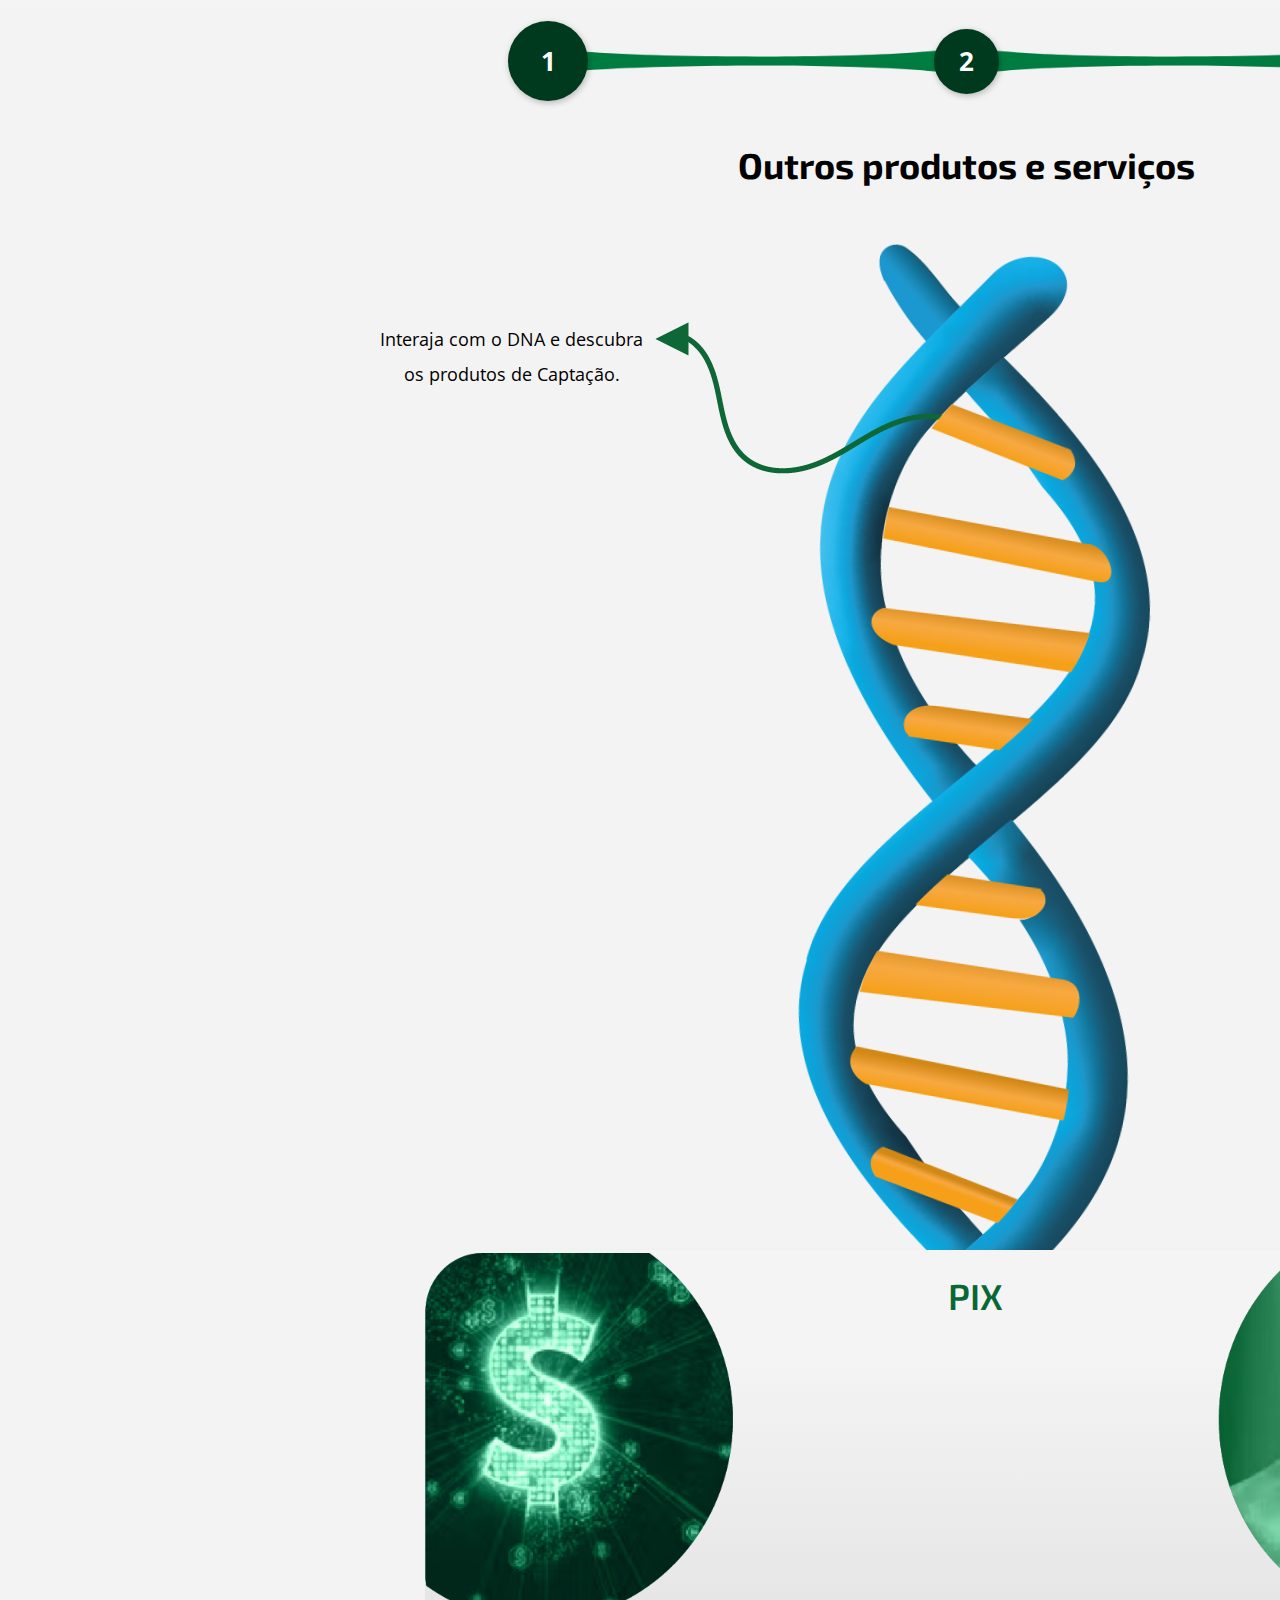
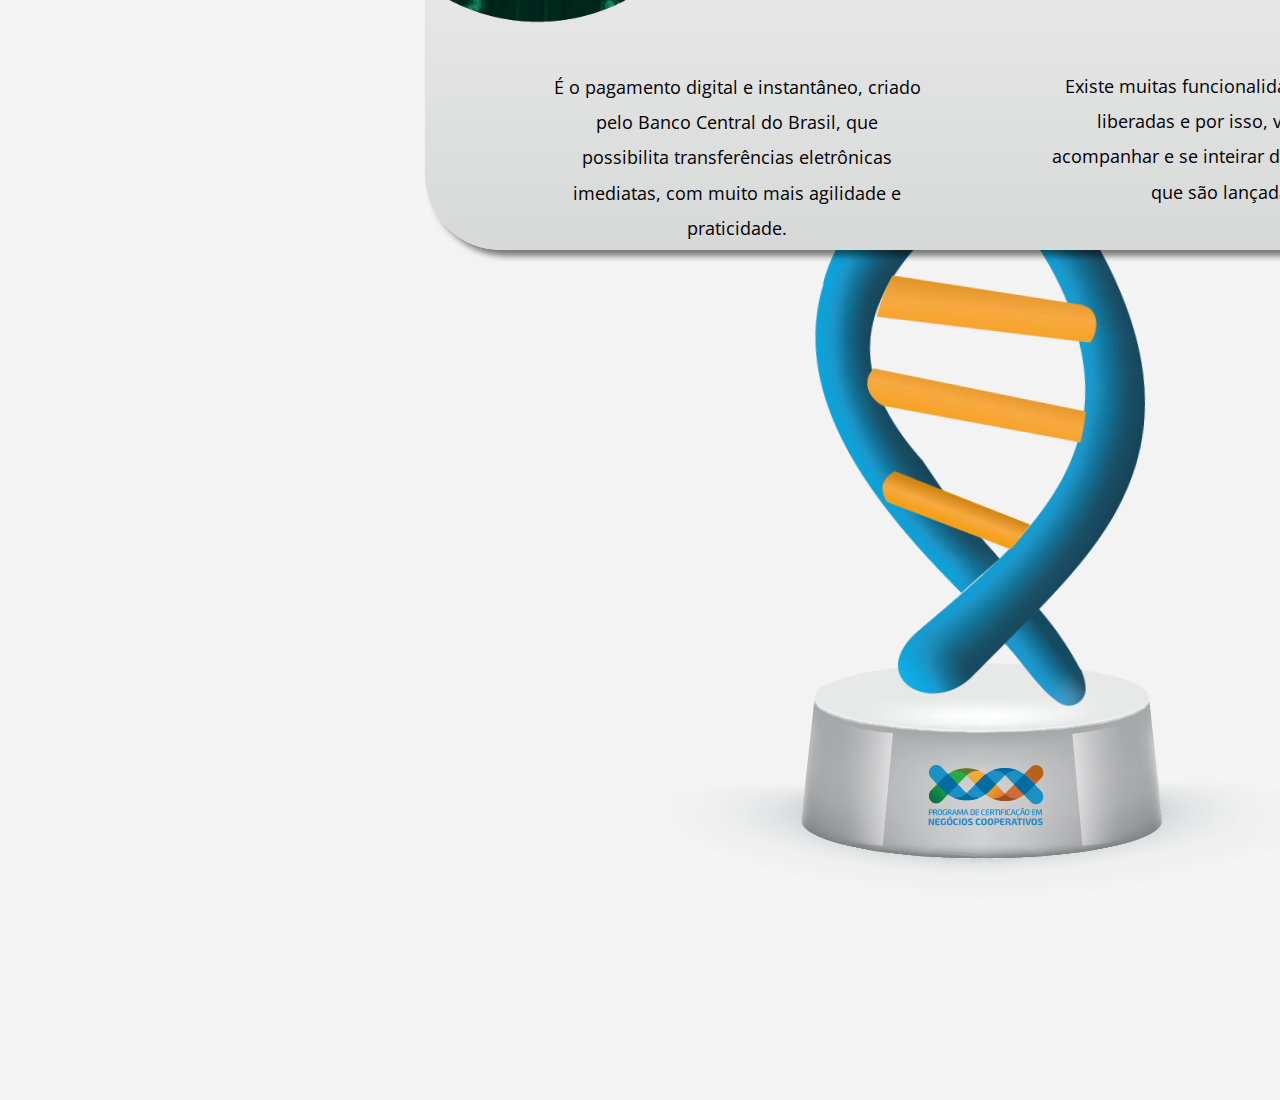
<file: outrosProdutos.html>
<!DOCTYPE html>
<html lang="en">

<head>
    <meta charset="UTF-8">
    <meta http-equiv="X-UA-Compatible" content="IE=edge">
    <meta name="viewport" content="width=device-width, initial-scale=1.0">
    <title>DNA | Outros Produtos e Serviços</title>
    <link rel="stylesheet" href="assets/css/reset.css">
    <link rel="stylesheet" href="assets/css/Outros Produtos e Serviços/normalize.css">
    <link rel="stylesheet" href="assets/css/navBar.css">
    <link rel="stylesheet" href="assets/css/Outros Produtos e Serviços/cabecalho.css">
    <link rel="stylesheet" href="assets/css/Outros Produtos e Serviços/dna.css">
    <link rel="stylesheet" href="assets/css/Outros Produtos e Serviços/dnaCadeias.css">
    <link rel="stylesheet" href="assets/css/Outros Produtos e Serviços/popUp.css">
    <link rel="stylesheet" href="assets/css/Outros Produtos e Serviços/produtos.css">
    <link rel="stylesheet" href="assets/css/Outros Produtos e Serviços/produtoUm.css">
    <link rel="stylesheet" href="assets/css/Outros Produtos e Serviços/produtoDois.css">
    <link rel="stylesheet" href="assets/css/Outros Produtos e Serviços/produtoTres.css">
    <link rel="stylesheet" href="assets/css/Outros Produtos e Serviços/produtoQuatro.css">
    <link rel="stylesheet" href="assets/css/Outros Produtos e Serviços/produtoCinco.css">
    <link rel="stylesheet" href="assets/css/Outros Produtos e Serviços/produtoSeis.css">
    <link rel="stylesheet" href="assets/css/Outros Produtos e Serviços/produtoSete.css">
    <link rel="stylesheet" href="assets/css/Outros Produtos e Serviços/produtoOito.css">
    <link rel="stylesheet" href="assets/css/Outros Produtos e Serviços/produtoNove.css">
    <link rel="stylesheet" href="assets/css/Outros Produtos e Serviços/produtoDez.css">
    <link rel="stylesheet" href="assets/css/Outros Produtos e Serviços/produtoOnze.css">
    <link rel="stylesheet" href="assets/css/Outros Produtos e Serviços/produtoDoze.css">
    <link rel="stylesheet" href="assets/css/Outros Produtos e Serviços/produtoTreze.css">
    <link rel="stylesheet" href="assets/css/Outros Produtos e Serviços/produtoQuatorze.css">
    <link rel="stylesheet" href="assets/css/Outros Produtos e Serviços/produtoQuinze.css">
    <link rel="stylesheet" href="assets/css/Outros Produtos e Serviços/produtoDezesseis.css">
</head>

<body>
    <header class="cabecalho">
        <nav class="navegadorPaginas">
            <ul class="botoes">
                <a href="produtosCredito.html">
                    <li class="botoes__botao botoes__botao--um">1</li>
                </a>
                <a href="produtosCaptacao.html">
                    <li class="botoes__botao botoes__botao--dois">2</li>
                </a>
                <a href="outrosProdutos.html">
                    <li class="botoes__botao botoes__botao--tres">3</li>
                </a>
            </ul>
        </nav>
        <h2 class="interaja">Outros produtos e serviços</h2>
    </header>
    <main class="secaoMain">
        <!-- Estrutura DNA -->
        <div class="dna__interaja">
            <p class="dna__interaja--escrita">Interaja com o DNA e descubra<br>os produtos de Captação.</p>
            <img src="img/setaInteraja.png" alt="Seta indicando interação" class="dna__interaja--seta">
        </div>

        <div class="dna">
            <div class="dna__imagens">
                <img src="img/dna_Produto01.png" alt="" class="dna__imagem--tracos">
                <img src="img/pedestal.png" alt="" class="dna__imagem--base">
            </div>
        </div>
        <!-- Estrutura cadeias DNA (Botoes) -->
        <div class="dna__cadeia">

            <ul class="dna__cadeias dna__cadeias--secaoUm">
                <li class="dna__cadeias--itens dna__cadeias--um"></li>
                <li class="dna__cadeias--itens dna__cadeias--dois"></li>
                <li class="dna__cadeias--itens dna__cadeias--tres"></li>
                <li class="dna__cadeias--itens dna__cadeias--quatro"></li>
            </ul>
            <ul class="dna__cadeias dna__cadeias--secaoDois">
                <li class="dna__cadeias--itens dna__cadeias--cinco"></li>
                <li class="dna__cadeias--itens dna__cadeias--seis"></li>
                <li class="dna__cadeias--itens dna__cadeias--sete"></li>
                <li class="dna__cadeias--itens dna__cadeias--oito"></li>
            </ul>
            <ul class="dna__cadeias dna__cadeias--secaoTres">
                <li class="dna__cadeias--itens dna__cadeias--nove"></li>
                <li class="dna__cadeias--itens dna__cadeias--dez"></li>
                <li class="dna__cadeias--itens dna__cadeias--onze"></li>
                <li class="dna__cadeias--itens dna__cadeias--doze"></li>
            </ul>
            <ul class="dna__cadeias dna__cadeias--secaoQuatro">
                <li class="dna__cadeias--itens dna__cadeias--treze"></li>
                <li class="dna__cadeias--itens dna__cadeias--quatorze"></li>
                <li class="dna__cadeias--itens dna__cadeias--quinze"></li>
                <li class="dna__cadeias--itens dna__cadeias--dezesseis"></li>
            </ul>

        </div>
        <!-- Produto Um -->
        <article class="popUp produtoUm">

            <button class="popUp__fechar">X</button>
            <div class="check check__umProdutoUm"></div>
            <div class="check check__doisProdutoUm"></div>
            <h2 class="popUp__titulo">Ailos Aproxima</h2>
            <div class="popUp__infos--produtoUm">
                <div class="popUp__infos--imagensProdutoUm">
                    <p class="popUp__infos--descricaoUmProdutoUm">Solução criada para apoiar o crescimento de negócios
                        locais e da comunidade. É uma plataforma digital de compra e venda que aproxima os Cooperados
                        empreendedores e toda a comunidade.</p>
                    <p class="popUp__infos--descricaoDoisProdutoUm">Ele pode oferecer um número ilimitado de produtos e
                        serviços, sendo novos ou seminovos, negociando pagamento e entrega diretamente com o consumidor
                        e realizando a venda diretamente pela plataforma, com cartão de crédito ou pix.</p>
                    <img src="img/iconeArrobaDigital.png" alt="Icone de um calendario com dinheiro"
                        class="popUp__infos--imagemProdutosUm popUp__infos--imagemUmProdutosUm">
                </div>

                <div class="popUp__botoes popUp__botoes--produtoUm">
                    <button class="popUp__botao popUp_botao--umProdutoUm"></button>
                    <button class="popUp__botao popUp_botao--doisProdutoUm"></button>
                </div>

                <div class="popUp__botoes--descricaoProdutoUm">
                    <p class="popUp__botao--umDescricaoProdutoUm">O que é</p>
                    <p class="popUp__botao--doisDescricaoProdutoUm">Quais são as vantagens para<br> o Cooperado
                        Empreendedor</p>
                </div>

                <h2 class="popUp__atencao--escritaProdutoUm">Lembre-se que além de ser um serviço, o Ailos Aproxima é
                    também um canal de contato que o Cooperado pode utilizar.</h2>
            </div>

        </article>
        <!-- Produto Dois -->
        <article class="popUp produtoDois">

            <button class="popUp__fechar">X</button>
            <h2 class="popUp__titulo">Cobrança Bancária</h2>
            <div class="popUp__infos--produtoDois">
                <div class="popUp__infos--imagensProdutoDois">
                    <img src="img/iconeNotafiscal.png" alt="Icone de um calendario com dinheiro"
                        class="popUp__infos--imagemProdutosDois popUp__infos--imagemUmProdutosDois">
                    <p class="popUp__infos--descricaoUmProdutoDois">É a emissão dos boletos de cobrança, facilitando o
                        recebimento de valores referentes à prestação de serviços ou venda de mercadorias do Cooperado
                        empreendedor. </p>
                </div>
                <div class="popUp__infos--descricoesProdutoDois">
                    <img src="img/iconeCarteiraDinheiro.png" alt="Icone de uma Cooperativa"
                        class="popUp__infos--imagemProdutosDois popUp__infos--imagemDoisProdutoDois">
                    <p class="popUp__infos--descricaoDoisProdutoDois">A cobrança bancária permite negativação junto ao
                        SERASA, protesto e antecipação de recebíveis, possibilitando a adequada gestão da carteira. A
                        negativação e protesto acontecem somente quando cedente por PJ. </p>
                </div>
            </div>
            <div class="popUp__atencao--produtoDois">
                <h2 class="popUp__atencao--escritaAtencaoProdutoDois">Atenção! O cooperado Pessoa Jurídica pode optar
                    por emitir boletos por meio da conta online ou software próprio (sistema da empresa do cooperado
                    devidamente homologado).</h2>
                <img src="img/iconeAtencao.png" alt="Icone atenção" class="popUp__atencao--imagemProdutoDois">
            </div>

        </article>
        <!-- Produto Tres -->
        <article class="popUp produtoTres">

            <button class="popUp__fechar">X</button>
            <h2 class="popUp__titulo">Débito Automático </h2>
            <div class="check check__um--produtoTres"></div>
            <div class="check check__dois--produtoTres"></div>
            <div class="popUp__infos--produtoTres">
                <p class="popUp__infos--descricaoUmProdutoTres">Serviço contratado pelo Cooperado para liquidação de
                    faturas emitidas por empresas conveniadas, de forma automática, na data do vencimento, mediante
                    saldo disponível em conta corrente. </p>
                <p class="popUp__infos--descricaoDoisProdutoTres">Os pagamentos ocorrem na data de vencimento, não
                    gerando atrasos ao Cooperado e auxiliando na gestão financeira. </p>
                <img src="img/iconeNotafiscalDinheiro.png" alt="Icone de uma loja"
                    class="popUp__infos--imagemProdutoTres">
            </div>
            <div class="popUp__botoes popUp__botoes--produtoTres">
                <button class="popUp__botao popUp_botao--umProdutoTres"></button>
                <button class="popUp__botao popUp_botao--doisProdutoTres"></button>
            </div>

        </article>
        <!-- Produto Quatro -->
        <article class="popUp produtoQuatro">

            <button class="popUp__fechar">X</button>
            <h2 class="popUp__titulo">Débito Direto Autorizado (DDA)</h2>
            <div class="popUp__infos--produtoQuatro">
                <div class="popUp__infos--imagensProdutoQuatro">
                    <p class="popUp__infos--descricaoUmProdutoQuatro">É uma plataforma tecnológica centralizada e
                        integrada que viabiliza a apresentação eletrônica de boletos de pagamento, cadastros no CPF ou
                        CNPJ do Cooperado. </p>
                    <img src="img/imagemMulherComputador.png" alt="Icone de um calendario com dinheiro"
                        class="popUp__infos--imagemProdutosQuatro popUp__infos--imagemUmProdutosQuatro">
                    <p class="popUp__infos--descricaoDoisProdutoQuatro">Caso o cooperado tenha DDA em outra instituição
                        financeira, oriente para que não realize os pagamentos em duplicidade. O pagamento só é
                        realizado mediante aprovação ou agendamento pelo próprio Cooperado. </p>
                </div>
            </div>
            <div class="popUp__atencao--produtoQuatro">
                <h2 class="popUp__atencao--escritaProdutoQuatro">Atenção! Não acontecerá o débito automático na data do
                    vencimento. E, não aparece no DDA os boletos de convênios, como energia, água e telefone. </h2>
                <img src="img/iconeAtencaoV2.png" alt="Icone atenção" class="popUp__atencao--imagemProdutoQuatro">
            </div>

        </article>
        <!-- Produto Cinco -->
        <article class="popUp produtoCinco">

            <button class="popUp__fechar">X</button>
            <h2 class="popUp__titulo">Custódia de Cheques</h2>
            <div class="popUp__infos--produtoCinco">
                <div class="popUp__infos--imagensProdutoCinco">
                    <img src="img/imagemMulherComputador2.png" alt="Icone de um calendario com dinheiro"
                        class="popUp__infos--imagemProdutosCinco popUp__infos--imagemUmProdutosCinco">
                    <p class="popUp__infos--descricaoDoisProdutoCinco">Serviço de guarda de cheques pré-datados, em que
                        a Cooperativa efetua o depósito em conta corrente, conforme a data programada, proporcionando
                        maior segurança e agilidade ao cooperado. </p>
                </div>
            </div>

        </article>
        <!-- Produto Seis -->
        <article class="popUp produtoSeis">

            <button class="popUp__fechar">X</button>
            <h2 class="popUp__titulo">Venda com Cartões</h2>
            <div class="popUp__infos--produtoSeis">
                <div class="popUp__infos--imagensProdutoSeis">
                    <img src="img/iconeCartaoTroca.png" alt="Icone de um calendario com dinheiro"
                        class="popUp__infos--imagemProdutosSeis popUp__infos--imagemUmProdutosSeis">
                    <p class="popUp__infos--descricaoUmProdutoSeis">É um serviço para recebimento de valores oriundos de
                        transações com cartões de débito/crédito, também conhecido como domicílio bancário.</p>
                </div>
                <div class="popUp__infos--descricoesProdutoSeis">
                    <img src="img/iconeMaoApertando.png" alt="Icone de uma Cooperativa"
                        class="popUp__infos--imagemProdutosSeis popUp__infos--imagemDoisProdutoSeis">
                    <p class="popUp__infos--descricaoDoisProdutoSeis">A cooperativa possui parceiros denominados
                        adquirentes, para operacionalização do serviço. </p>
                </div>
            </div>

        </article>
        <!-- Produto Sete -->
        <article class="popUp produtoSete">

            <button class="popUp__fechar">X</button>
            <h2 class="popUp__titulo">Folha de Pagamento</h2>
            <div class="popUp__infos--produtoSete">
                <div class="popUp__infos--imagensProdutoSete">
                    <img src="img/imagemHomemPapelMao.png" alt="Icone de um calendario com dinheiro"
                        class="popUp__infos--imagemProdutosSete popUp__infos--imagemUmProdutosSete">
                    <p class="popUp__infos--descricaoDoisProdutoSete">É um serviço que permite aos cooperados Pessoa
                        Jurídica o pagamento dos colaboradores através da Cooperativa.</p>
                </div>
            </div>

        </article>
        <!-- Produto~Oito -->
        <article class="popUp produtoOito">

            <button class="popUp__fechar">X</button>
            <h2 class="popUp__titulo">Seguros</h2>
            <div class="check check__um--produtoOito"></div>
            <div class="check check__dois--produtoOito"></div>
            <div class="check check__tres--produtoOito"></div>
            <div class="popUp__infos--produtoOito">
                <div class="popUp__infos--imagensProdutoOito">
                    <p class="popUp__infos--descricaoUmProdutoOito">É uma solução onde o Cooperado receberá uma
                        indenização em caso da ocorrência de determinado sinistro, em troca do recebimento de um prêmio
                        de seguro. É uma proteção em caso de imprevistos. </p>
                    <p class="popUp__infos--descricaoDoisProdutoOito">Contamos com uma variedade de modalidades, como
                        vida, residência, automóvel e empresarial, tendo valores compatíveis que são cotados com as
                        principais seguradoras do mercado. </p>
                    <p class="popUp__infos--descricaoTresProdutoOito">No Sistema Ailos, o produto é desenvolvido em
                        conjunto com a Corretora Ailos e, portanto, você pode contar com o auxílio de especialistas para
                        negociações.</p>
                </div>
            </div>
            <div class="popUp__botoes popUp__botoes--produtoOito">
                <button class="popUp__botao popUp_botao--umProdutoOito"></button>
                <button class="popUp__botao popUp_botao--doisProdutoOito"></button>
                <button class="popUp__botao popUp_botao--tresProdutoOito"></button>
            </div>
            
        </article>
        <!-- Produto Nove -->
        <article class="popUp produtoNove">

            <button class="popUp__fechar">X</button>
            <h2 class="popUp__titulo">PIX</h2>

            <div class="popUp__infos--produtoNove">

                <img src="img/imagemDinheiroTech.png" alt="" class="popUp__infos--imagemUmProdutoNove">
                <p class="popUp__infos--descricaoUmProdutoNove">É o pagamento digital e instantâneo, criado pelo
                    Banco Central do Brasil, que possibilita transferências eletrônicas imediatas, com muito mais
                    agilidade e praticidade. </p>

                <img src="img/imagemMaoUsandoCelular.png" alt="" class="popUp__infos--imagemDoisProdutoNove">
                <p class="popUp__infos--descricaoDoisProdutoNove">Existe muitas funcionalidades a serem liberadas e
                    por isso, você deve acompanhar e se inteirar delas, à medida que são lançadas.</p>
                
            </div>

        </article>
        <!-- Produto Dez -->
        <article class="popUp produtoDez">

            <button class="popUp__fechar">X</button>
            <h2 class="popUp__titulo">Previdência Privada</h2>
            <div class="popUp__infos--produtoDez">
                <div class="popUp__infos--imagensProdutoDez">
                    <img src="img/iconeCalendarioDinheiroV2.png" alt="Icone de um calendario com dinheiro"
                        class="popUp__infos--imagemProdutosDez popUp__infos--imagemUmProdutosDez">
                    <p class="popUp__infos--descricaoUmProdutoDez">É um tipo de planejamento financeiro a longo prazo,
                        que acumula juros e pode ser utilizado no futuro como uma aposentadoria privada ou complemento
                        da previdência pública, também conhecida como previdência complementar. </p>
                </div>
                <div class="popUp__infos--descricoesProdutoDez">
                    <img src="img/iconeBlocoNotasDinheiro.png" alt="Icone de uma Cooperativa"
                        class="popUp__infos--imagemProdutosDez popUp__infos--imagemDoisProdutoDez">
                    <p class="popUp__infos--descricaoDoisProdutoDez">É formada de uma reserva a partir de contribuições
                        mensais e/ou eventuais, feitas por um determinado período. </p>
                </div>
            </div>

        </article>
        <!-- Produto Onze -->
        <article class="popUp produtoOnze">

            <button class="popUp__fechar">X</button>
            <h2 class="popUp__titulo">SOA – Serviço de Orientação ao Associado</h2>
            <div class="popUp__infos--produtoOnze">
                <div class="popUp__infos--imagensProdutoOnze">
                    <p class="popUp__infos--descricaoUmProdutoOnze">Serviço de orientação financeira e cooperativista,
                        tanto para o cooperado PF quanto PJ. Deve ser um aliado no atendimento ao Cooperado, orientando
                        sobre
                        as melhores soluções para o contexto dele. </p>
                    <img src="img/iconeTelecomunicacao.png" alt="Icone de um calendario com dinheiro"
                        class="popUp__infos--imagemProdutosOnze popUp__infos--imagemUmProdutosOnze">
                </div>
            </div>

        </article>
        <!-- Produto Doze -->
        <article class="popUp produtoDoze">

            <button class="popUp__fechar">X</button>
            <h2 class="popUp__titulo">Convênios e Parcerias</h2>
            <div class="popUp__infos--produtoDoze">
                <div class="popUp__infos--imagensProdutoDoze">
                    <img src="img/imagemHomemOlhando.png" alt="Icone de um calendario com dinheiro"
                        class="popUp__infos--imagemProdutosDoze popUp__infos--imagemUmProdutosDoze">
                    <p class="popUp__infos--descricaoDoisProdutoDoze">É uma negociação entre a Cooperativa e prestador
                        de serviços que visa trazer um diferencial para o cooperado.</p>
                </div>
            </div>

            <div class="popUp__atencao--produtoDoze">
                <h2 class="popUp__atencao--escritaProdutoDoze">Atenção! Verifique no site da sua cooperativa os
                    convênios disponíveis. </h2>
                <img src="img/iconeAtencaoV2.png" alt="Icone atenção" class="popUp__atencao--imagemProdutoDoze">
            </div>

        </article>
        <!-- Produto Treze -->
        <article class="popUp produtoTreze">

            <button class="popUp__fechar">X</button>
            <h2 class="popUp__titulo">Recebimento de INSS</h2>
            <div class="popUp__infos--produtoTreze">
                <div class="popUp__infos--imagensProdutoTreze">
                    <img src="img/imagemIdosaCelular.png" alt="Icone de um calendario com dinheiro"
                        class="popUp__infos--imagemProdutosTreze popUp__infos--imagemUmProdutosTreze">
                    <p class="popUp__infos--descricaoDoisProdutoTreze">Possibilidade de recebimento do benefício na
                        modalidade crédito em conta (aposentados, dependentes, pensionistas ou segurados do INSS).</p>
                </div>
            </div>

        </article>
        <!-- Produto Quatorze -->
        <article class="popUp produtoQuatorze">

            <button class="popUp__fechar">X</button>
            <h2 class="popUp__titulo">Recebimento de Salário</h2>
            <div class="popUp__infos--produtoQuatorze">
                <div class="popUp__infos--imagensProdutoQuatorze">
                    <img src="img/imagemMaoPessoa.png" alt="Icone de um calendario com dinheiro"
                        class="popUp__infos--imagemProdutosQuatorze popUp__infos--imagemUmProdutosQuatorze">
                    <p class="popUp__infos--descricaoDoisProdutoQuatorze">De acordo com normativa do Banco Central
                        (Resolução nº 4.639), o cooperado tem o direito de optar por receber o crédito do seu salário em
                        qualquer instituição financeira que desejar. </p>
                </div>
            </div>

        </article>
        <!-- Produto Quinze -->
        <article class="popUp produtoQuinze">

            <button class="popUp__fechar">X</button>
            <h2 class="popUp__titulo">Câmbio de Moedas Estrangerias</h2>
            <div class="popUp__infos--produtoQuinze">
                <div class="popUp__infos--imagensProdutoQuinze">
                    <img src="img/imagemMaoPessoa.png" alt="Icone de um calendario com dinheiro"
                        class="popUp__infos--imagemProdutosQuinze popUp__infos--imagemUmProdutosQuinze">
                    <p class="popUp__infos--descricaoDoisProdutoQuinze">Compra e venda de moedas estrangeiras com
                        parceiros, podendo ser disponibilizada em espécie, cartão de viagem e serviços financeiros
                        internacionais. </p>
                </div>
            </div>

        </article>
        <!-- Produto Dezesseis -->
        <article class="popUp produtoDezesseis">

            <button class="popUp__fechar">X</button>
            <h2 class="popUp__titulo">Consórcios</h2>

            <div class="popUp__infos--produtoDezesseis">

                <p class="popUp__infos--descricaoUmProdutoDezesseis">Modalidade de compra baseada na união de Pessoas
                    Físicas ou Jurídicas, em grupos, com a finalidade de formar poupança para a aquisição de bens
                    móveis, imóveis ou serviços. A formação desses grupos é feita por uma Administradora de Consórcios
                    parceira, autorizada e fiscalizada pelo Banco Central do Brasil. </p>
                <img src="img/cadeiaDnaGrande.png" alt="" class="popUp__infos--imagemUmProdutoDezesseis">
                <p class="popUp__infos--descricaoDoisProdutoDezesseis">Existem algumas perguntas bem frequentes que os
                    seus cooperados podem fazer para entender melhor sobre este produto, <strong>clique aqui e
                        veja!</strong> </p>
                <a href=""><img src="img/iconeConversaChat.png" alt=""
                        class="popUp__infos--imagemDoisProdutoDezesseis"></a>
                <p class="popUp__infos--descricaoTresProdutoDezesseis">Para que você esteja mais preparado(a) ainda,
                    quero compartilhar um manual, lembre-se de guardá-lo com você,<strong> clique aqui e baixe.</strong>
                </p>
                <a href=""><img src="img/iconeLivrocomEngrenagem.png" alt=""
                        class="popUp__infos--imagemTresProdutoDezesseis"></a>

            </div>

        </article>
    </main>
    <footer class="barraNav__geral">
        <a href="produtosCredito.html"><button class="nav__anterior"></button></a>
        <a href="#"><button class="nav__seguinte" style="opacity: 0.5; cursor: default;" ></button></a>
    </footer>
</body>

</html>
</file>
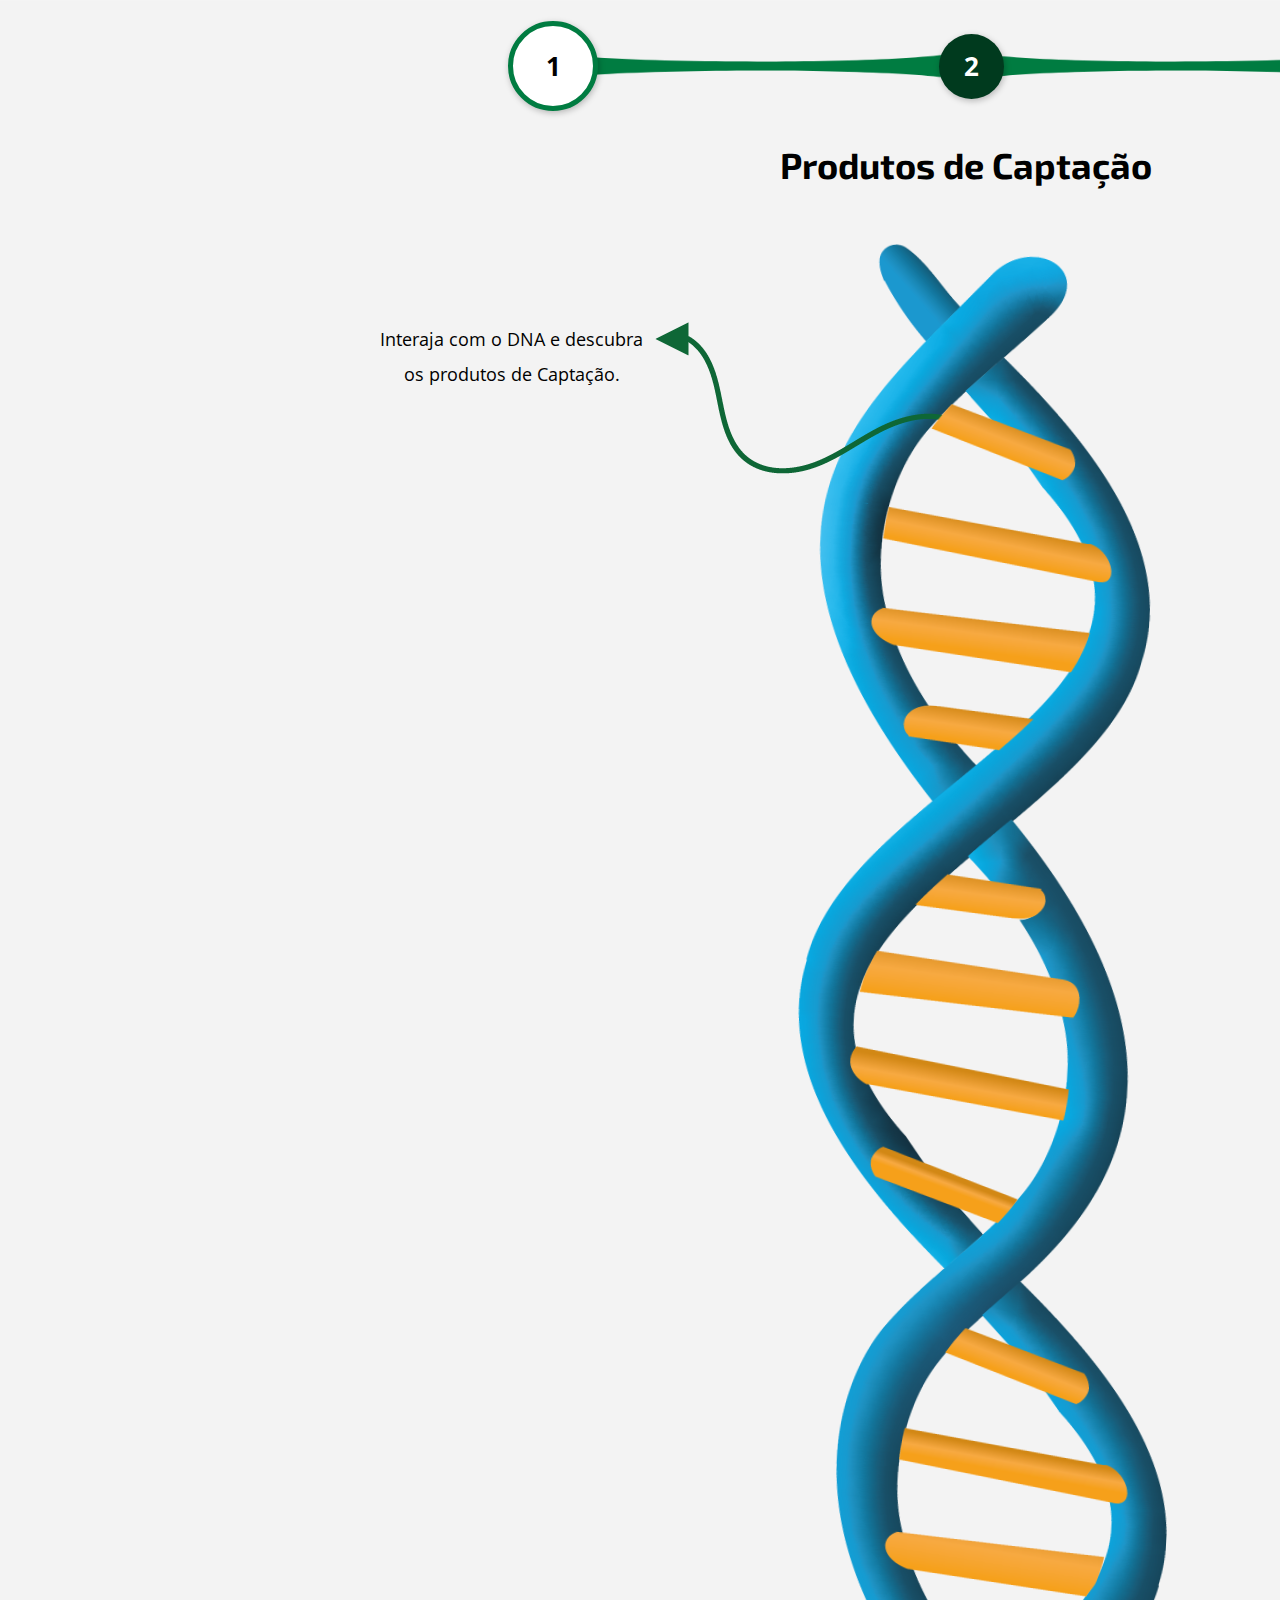
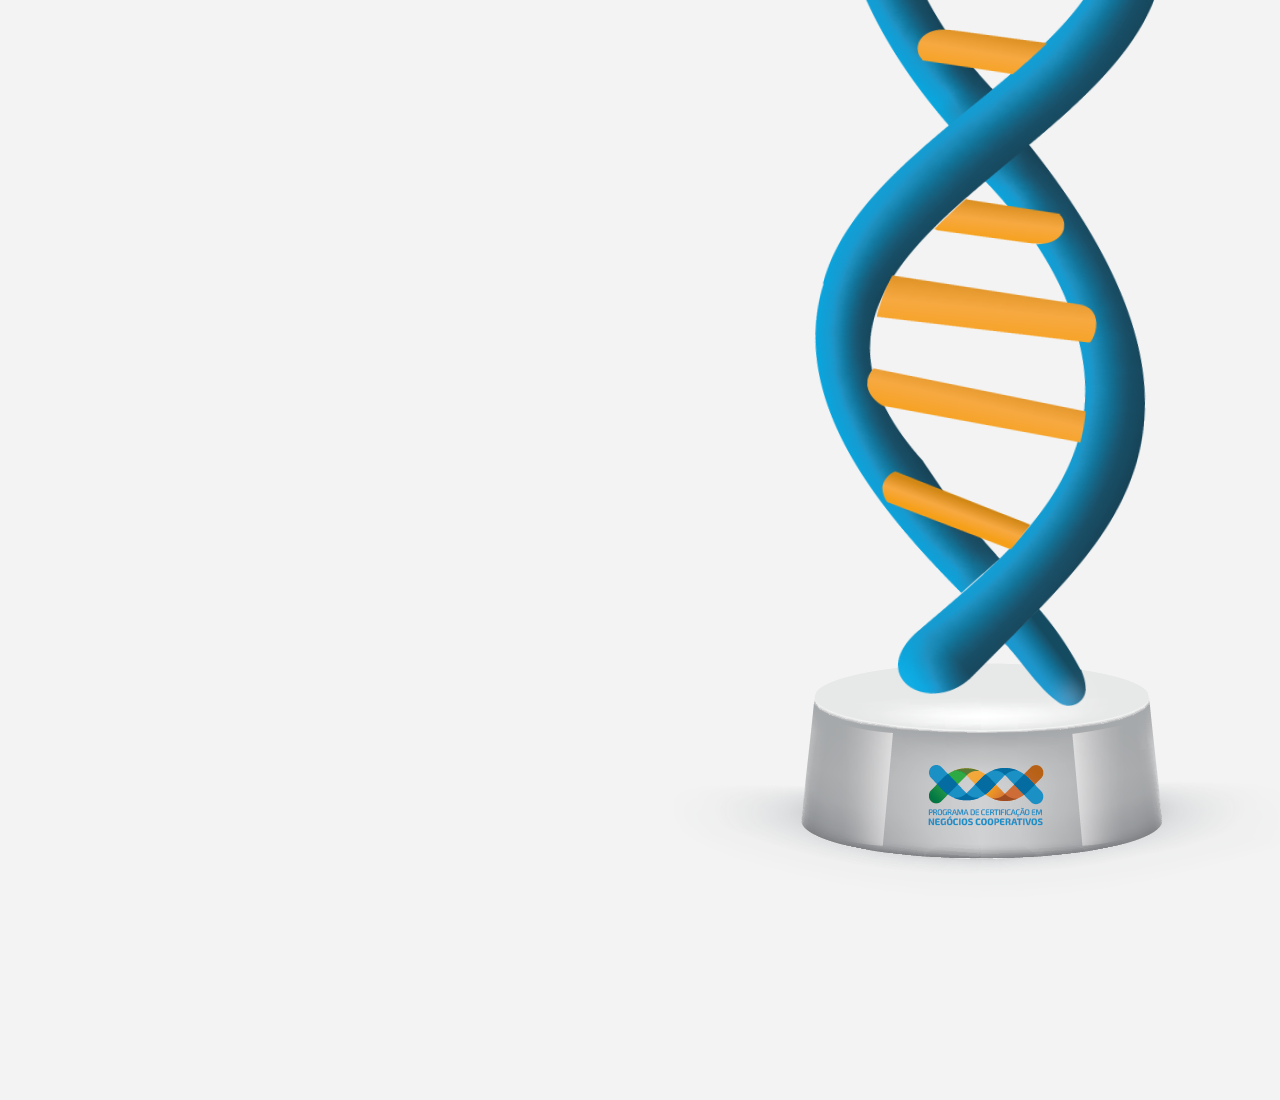
<file: produtosCaptacao.html>
<!DOCTYPE html>
<html lang="en">

<head>
    <meta charset="UTF-8">
    <meta http-equiv="X-UA-Compatible" content="IE=edge">
    <meta name="viewport" content="width=device-width, initial-scale=1.0">
    <title>DNA | Produtos de Captação</title>
    <link rel="stylesheet" href="assets/css/reset.css">
    <link rel="stylesheet" href="assets/css/Produtos de Crédito/normalize.css">
    <link rel="stylesheet" href="assets/css/navBar.css">
    <link rel="stylesheet" href="assets/css/Produtos de Crédito/cabecalho.css">
    <link rel="stylesheet" href="assets/css/Produtos de Crédito/popUp.css">
    <link rel="stylesheet" href="assets/css/Produtos de Crédito/dna.css">
    <link rel="stylesheet" href="assets/css/Produtos de Crédito/dnaCadeias.css">
    <link rel="stylesheet" href="assets/css/Produtos de Crédito/popUp-blocoInteracao.css">
    <link rel="stylesheet" href="assets/css/Produtos de Crédito/produtos.css">
    <link rel="stylesheet" href="assets/css/Produtos de Crédito/produtoUm.css">
    <link rel="stylesheet" href="assets/css/Produtos de Crédito/produtoDois.css">
    <link rel="stylesheet" href="assets/css/Produtos de Crédito/produtoTres.css">
    <link rel="stylesheet" href="assets/css/Produtos de Crédito/produtoQuatro.css">
</head>

<body>
    <header class="cabecalho">
        <nav class="navegadorPaginas">
            <ul class="botoes">
                <a href="produtosCredito.html">
                    <li class="botoes__botao botoes__botao--um">1</li>
                </a>
                <a href="produtosCaptacao.html">
                    <li class="botoes__botao botoes__botao--dois">2</li>
                </a>
                <a href="outrosProdutos.html">
                    <li class="botoes__botao botoes__botao--tres">3</li>
                </a>
            </ul>
        </nav>
        <h2 class="interaja">Produtos de Captação</h2>
    </header>
    <main class="secaoMain">

        <!-- Estrutura DNA -->
        <div class="dna__interaja">
            <p class="dna__interaja--escrita">Interaja com o DNA e descubra<br>os produtos de Captação.</p>
            <img src="img/setaInteraja.png" alt="Seta indicando interação" class="dna__interaja--seta">
        </div>
        <div class="dna">
            <div class="dna__imagens">
                <img src="img/dna_Produto01.png" alt="" class="dna__imagem--tracos">
                <img src="img/pedestal.png" alt="" class="dna__imagem--base">
            </div>
        </div>
        <!-- Estrutura cadeias DNA (Botoes) -->
        <div class="dna__cadeia">
            <ul class="dna__cadeias dna__cadeias--secaoUm">
                <li class="dna__cadeias--itens dna__cadeias--um" onclick="showProdutoUm ()"></li>
                <li class="dna__cadeias--itens dna__cadeias--dois" onclick="shoProdutoDois ()"></li>
                <li class="dna__cadeias--itens dna__cadeias--tres" onclick="shoProdutoTres ()"></li>
                <li class="dna__cadeias--itens dna__cadeias--quatro" onclick="shoProdutoQuatro ()"></li>
            </ul>
            <ul class="dna__cadeias dna__cadeias--secaoDois">
                <li class="dna__cadeias--itens dna__cadeias--cinco"></li>
                <li class="dna__cadeias--itens dna__cadeias--seis"></li>
                <li class="dna__cadeias--itens dna__cadeias--sete"></li>
                <li class="dna__cadeias--itens dna__cadeias--oito"></li>
            </ul>
            <ul class="dna__cadeias dna__cadeias--secaoTres">
                <li class="dna__cadeias--itens dna__cadeias--nove"></li>
                <li class="dna__cadeias--itens dna__cadeias--dez"></li>
                <li class="dna__cadeias--itens dna__cadeias--onze"></li>
                <li class="dna__cadeias--itens dna__cadeias--doze"></li>
            </ul>
            <ul class="dna__cadeias dna__cadeias--secaoQuatro">
                <li class="dna__cadeias--itens dna__cadeias--treze"></li>
                <li class="dna__cadeias--itens dna__cadeias--quatorze"></li>
                <li class="dna__cadeias--itens dna__cadeias--quinze"></li>
                <li class="dna__cadeias--itens dna__cadeias--dezesseis"></li>
            </ul>
        </div>
        <!-- Produto Um -->
        <article class="popUp popUpUm produtoUm" id="produtoUm">

            <button class="popUp__fechar" onclick="fecharPopUpUm()">X</button>
            <div class="check check__um"></div>
            <div class="check check__dois"></div>
            <div class="check check__tres"></div>
            <h2 class="popUp__titulo">Cotas de Capital</h2>
            <div class="popUp__infos popUp__infos--um">
                <p>É uma opção de investimento a longo prazo e o cooperado determina o valor que será debitado
                    mensalmente da sua conta corrente e investido no capital social. </p>
            </div>
            <div class="popUp__infos popUp__infos--dois">
                <p>Constituem a participação no Capital Social da Cooperativa, sendo importante para a sustentabilidade
                    da Cooperativa, sendo fonte de recursos, geram estabilidade, solidez e ainda possibilitam oferecer
                    empréstimos a juros mais baixos. </p>
            </div>
            <div class="popUp__infos popUp__infos--tres">
                <p>Anualmente as cotas podem ser remuneradas através do pagamento de Juros ao Capital, e de acordo com
                    os resultados da Cooperativa.</p>
            </div>
            <div class="popUp__botoes popUp__botoes--ProdutoUm">
                <button class="popUp__botao popUp_botao--um" onclick="mostrarInfoUm()"></button>
                <button class="popUp__botao popUp_botao--dois" onclick="mostrarInfoDois()"></button>
                <button class="popUp__botao popUp_botao--tres" onclick="mostrarInfoTres()"></button>
            </div>

            <article class="popUp__interacoes">
                <div class="popUp__blocoInteracao">
                    <ul class="popUp__blocoInteracaoBotoes">
                        <li class="popUp__blocoInteracaoBotao popUp__blocoInteracaoBotao--01">1 </li>
                        <li class="popUp__blocoInteracaoBotao popUp__blocoInteracaoBotao--02">2 </li>
                        <li class="popUp__blocoInteracaoBotao popUp__blocoInteracaoBotao--03">3 </li>
                        <li class="popUp__blocoInteracaoBotao popUp__blocoInteracaoBotao--04">4 </li>
                        <li class="popUp__blocoInteracaoBotao popUp__blocoInteracaoBotao--05">5 </li>
                        <li class="popUp__blocoInteracaoBotao popUp__blocoInteracaoBotao--06">6 </li>
                    </ul>
                </div>
                <div class="popUp__interacoes--infos01">
                    <p class="popUp__interacoes--info">O plano de cotas não é uma tarifa, sendo diferente das taxas de
                        manutenção cobradas pelas instituições financeiras.</p>
                </div>
                <div class="popUp__interacoes--infos02">
                    <p class="popUp__interacoes--info">A remuneração anual dos juros sobre o capital é condicionada ao
                        resultado da cooperativa e limitada à Taxa Selic, conforme prevê o art. 7º da Lei Complementar
                        nº 130/09.</p>
                </div>
                <div class="popUp__interacoes--infos03">
                    <p class="popUp__interacoes--info">Sobre a remuneração do saldo de cotas, incide a tributação de
                        Imposto de Renda retido na fonte, conforme tabela progressiva para Pessoa Física. </p>
                </div>
                <div class="popUp__interacoes--infos04">
                    <p class="popUp__interacoes--info">Para Pessoa Jurídica, o Imposto de Renda deve ser recolhido na
                        declaração de ajuste anual feita pela empresa.</p>
                </div>
                <div class="popUp__interacoes--infos05">
                    <p class="popUp__interacoes--info">O resgate do capital ou readmissão, podem ser solicitados pelo
                        cooperado, de acordo com o Estatuto, Regimento Interno e a Instrução Normativa da cooperativa.
                        As diretrizes para casos de falecimento também estão descritas nestes materiais.</p>
                </div>
                <div class="popUp__interacoes--infos06">
                    <p class="popUp__interacoes--info">Além do plano mensal o cooperado pode optar por aportes
                        esporádicos ou contratar a operação Procapecred (Programa de Capitalização de Cooperativas de
                        Crédito).</p>
                </div>
            </article>

        </article>
        <!-- Produto Dois -->
        <article class="popUp popUpDois produtoDois">

            <button class="popUp__fechar" onclick="fecharPopUpDois()">X</button>
            <h2 class="popUp__titulo">RDC Pré-fixado e RDC Pós-fixado</h2>
            <div class="check check__um--produtoDois"></div>
            <div class="check check__dois--produtoDois"></div>
            <div class="popUp__infos popUp__infos--umProdutoDois">
                <p>É uma opção de investimento a longo prazo e o cooperado determina o valor que será debitado
                    mensalmente da sua conta corrente e investido no capital social. </p>
            </div>
            <div class="popUp__infos popUp__infos--doisProdutoDois">
                <p>Por ser renda fixa, torna o produto uma alternativa muito segura, com retorno garantido. Possui
                    melhores condições de rentabilidade, pois é um produto exclusivo das Cooperativas de Crédito, não
                    tendo taxa de administração. Contribui com a sustentabilidade da Cooperativa. </p>
            </div>
            <div class="popUp__botoes popUp__botoes--produtoDois">
                <button class="popUp__botao popUp_botao--umProdutoDois" onclick="mostrarInfoUmProdutoDois()"></button>
                <button class="popUp__botao popUp_botao--doisProdutoDois"
                    onclick="mostrarInfoDoisProdutoDois()"></button>
            </div>
            <div class="popUp__saibaMais--bloco">
                <ul class="popUp__saibaMais--blocoImagens">
                    <li class="popUp__saibaMais--blocoImagem" onclick="mostrarSaibaMaisInfosUmProdutoDois()">Recibo de
                        Depósito Cooperativo Pré-Fixado</li>
                    <li class="popUp__saibaMais--blocoImagem" onclick="mostrarSaibaMaisInfosDoisProdutoDois()">Recibo de
                        Depósito Cooperativo Pós-Fixado </li>
                    <li class="popUp__saibaMais--blocoImagem" onclick="mostrarSaibaMaisInfosTresProdutoDois()">Recibo de
                        Depósito Cooperativo IPCA+ </li>
                </ul>
                <p class="popUp__saibaMais--blocoInfos blocoInfos--imagemUm">São investimentos com rentabilidade
                    indicada em um momento prévio ao vencimento, são definidos no momento da aplicação. Base do CDI do
                    dia anterior à aplicação. Prazo máximo de aplicação pré-fixada é de 181 dias. </p>
                <p class="popUp__saibaMais--blocoInfos blocoInfos--imagemDois">São investimentos com rentabilidade que
                    acompanha a variação do CDI diariamente. Possui diversas opções de carência e o rendimento é
                    proporcional ao valor total aplicado e o tempo de carência escolhido. </p>
                <p class="popUp__saibaMais--blocoInfos blocoInfos--imagemTres">São os investimentos com rentabilidade
                    “híbrida”. Ou seja, o capital é remunerado por uma taxa fixa (de acordo com a tabela de remuneração
                    da sua cooperativa) + índice de correção <strong>(IPCA)</strong>. </p>
            </div>
            <div class="popUp__tabelaRegressiva--bloco">
                <img src="img/tabelaRegressiva.png" alt="Tabela Regressiva"
                    class="popUp__tabelaRegressiva--imagemBloco">
                <p class="popUp__tabelaRegressiva--info">O Imposto de Renda Pessoa Física – IRPF e Imposto de Renda
                    Pessoa Jurídica – IRPJ são administrados pela Receita Federal. Aplicado todos os anos e sendo de
                    caráter obrigatório. Deve ser retido na Fonte no vencimento ou no momento do saque. </p>
            </div>
            <div class="popUp__saibaMaisTabelaRegressiva">
                <div class="popUp__saibaMais">
                    <img src="img/saibaMais.png" alt="Botao Saiba Mais" class="popUp__saibaMais--imagemUm"
                        onclick="mostrarPopUpSaibaMaisProdutoDois()">
                    <img src="img/saibaMaisVerde.png" alt="Botao Saiba Mais Clicado"
                        class="popUp__saibaMais--imagemDois" onclick="mostrarPopUpSaibaMaisProdutoDois()">
                    <h3 class="popUp__saibaMais--titulo">Saiba Mais!</h3>
                </div>
                <div class="popUp__tabelaRegressiva">
                    <img src="img/tabelaRegressivaBotao.png" alt="Botao Tabela Regressiva"
                        class="popUp__tabelaRegressiva--imagemUm" onclick="mostrarPopUpTabelaRegressivaProdutoDois()">
                    <img src="img/tabelaRegressivaBotaoVerde.png" alt="Botao Tabela Regressiva Clicado"
                        class="popUp__tabelaRegressiva--imagemDois" onclick="mostrarPopUpTabelaRegressivaProdutoDois()">
                    <h3 class="popUp__tabelaRegressiva--titulo">Tabela Regressiva</h3>
                </div>
            </div>

        </article>
        <!-- Produto Tres -->
        <article class="popUp popUpTres produtoTres">

            <button class="popUp__fechar" onclick="fecharPopUpTres()">X</button>
            <h2 class="popUp__titulo">Aplicação Programada</h2>
            <div class="check check__um--produtoTres"></div>
            <div class="check check__dois--produtoTres"></div>
            <div class="popUp__infos--inicial">
                <div class="popUp__infos--umProdutoTres">
                    <p>É uma opção de investimento que permite aos cooperados a programação de depósitos mensais com
                        datas e valores pré-definidos, facilitando o planejamento financeiro e estimulando o hábito de
                        poupar.
                    </p>
                </div>
                <img src="img/iconeCarteira.png" alt="Icone de carteira" class="popUp__imagem--umProdutoTres">
            </div>
            <div class="popUp__infos popUp__infos--botaoUmProdutoTres">
                <p>Funciona da mesma forma que a poupança, onde os depósitos são remunerados pela taxa referencial e
                    mais os juros mensais. Os rendimentos são creditados na data de aniversário da aplicação. </p>
            </div>
            </div>
            <div class="popUp__infos popUp__infos--botaoDoisProdutoTres">
                <p>A tributação é feita conforme tabela do Imposto de Renda. </p>
            </div>
            <div class="popUp__botoes popUp__botoes--produtoTres">
                <button class="popUp__botao popUp_botao--umProdutoTres" onclick="mostrarInfoUmProdutoTres()"></button>
                <button class="popUp__botao popUp_botao--doisProdutoTres" onclick="mostrarInfoDoisProdutoTres()"></button>
            </div>

        </article>
        <!-- Produto Quatro -->
        <article class="popUp popUpQuatro produtoQuatro">

            <button class="popUp__fechar" onclick="fecharPopUpQuatro()">X</button>
            <h2 class="popUp__titulo">Poupança</h2>
            <div class="popUp__infos--inicialProdutoQuatro">
                <div class="popUp__infos--umProdutoQuatro">
                    <p class="textoUm__produtoQuatro">É uma opção de investimento que permite aos cooperados a
                        programação de depósitos mensais com
                        datas e valores pré-definidos, facilitando o planejamento financeiro e estimulando o hábito de
                        poupar.</p>
                    <p class="textoUm__produtoQuatro--botaoUm">É uma opção de investimento que possui remuneração
                        mensal, conforme data de aniversário e é isenta de Imposto de Renda para Pessoa Física. </p>
                    <p class="textoUm__produtoQuatro--botaoDois">É a modalidade de investimento mais popular do Sistema
                        Financeiro Nacional. Não possui vencimento e o Cooperado pode realizar o resgate a qualquer
                        momento. </p>
                    <p class="textoUm__produtoQuatro--botaoTres">Os rendimentos seguem regras de mercado e é atrelado à
                        taxa SELIC* + TR** ou por taxa fixa.</p>
                </div>
                <img src="img/poupancaImagemPrincipal.png" alt="Icone de carteira"
                    class="popUp__imagem--umProdutoQuatro">
            </div>
            <div class="popUp__botoes popUp__botoes--produtoQuatro">
                <button class="popUp__botao popUp_botao--umProdutoQuatro" onclick="mostrarInfosUmProdutoQuatro()"></button>
                <button class="popUp__botao popUp_botao--doisProdutoQuatro" onclick="mostrarInfosDoisProdutoQuatro()"></button>
                <button class="popUp__botao popUp_botao--tresProdutoQuatro" onclick="mostrarInfosTresProdutoQuatro()"></button>
            </div>
            <div class="popUp__atencao--produtoQuatro">
                <h2 class="popUp__atencao--escritaAtencao">Atenção</h2>
                <p class="popUp__atencao--escritaInfo">Avalie se essa modalidade de investimentos já está disponível em
                    sua Cooperativa.</p>
                <img src="img/iconePorquinhoPoupanca.png" alt="Porquinho poupança" class="popUp__atencao--imagem">
            </div>

        </article>

    </main>
    <footer class="barraNav__geral">
        <a href="index.html"><button class="nav__anterior"></button></a>
        <a href="produtosCredito.html"><button class="nav__seguinte"></button></a>
    </footer>
    <script src="assets/js/produtosCaptacao.js"></script>
</body>

</html>
</file>
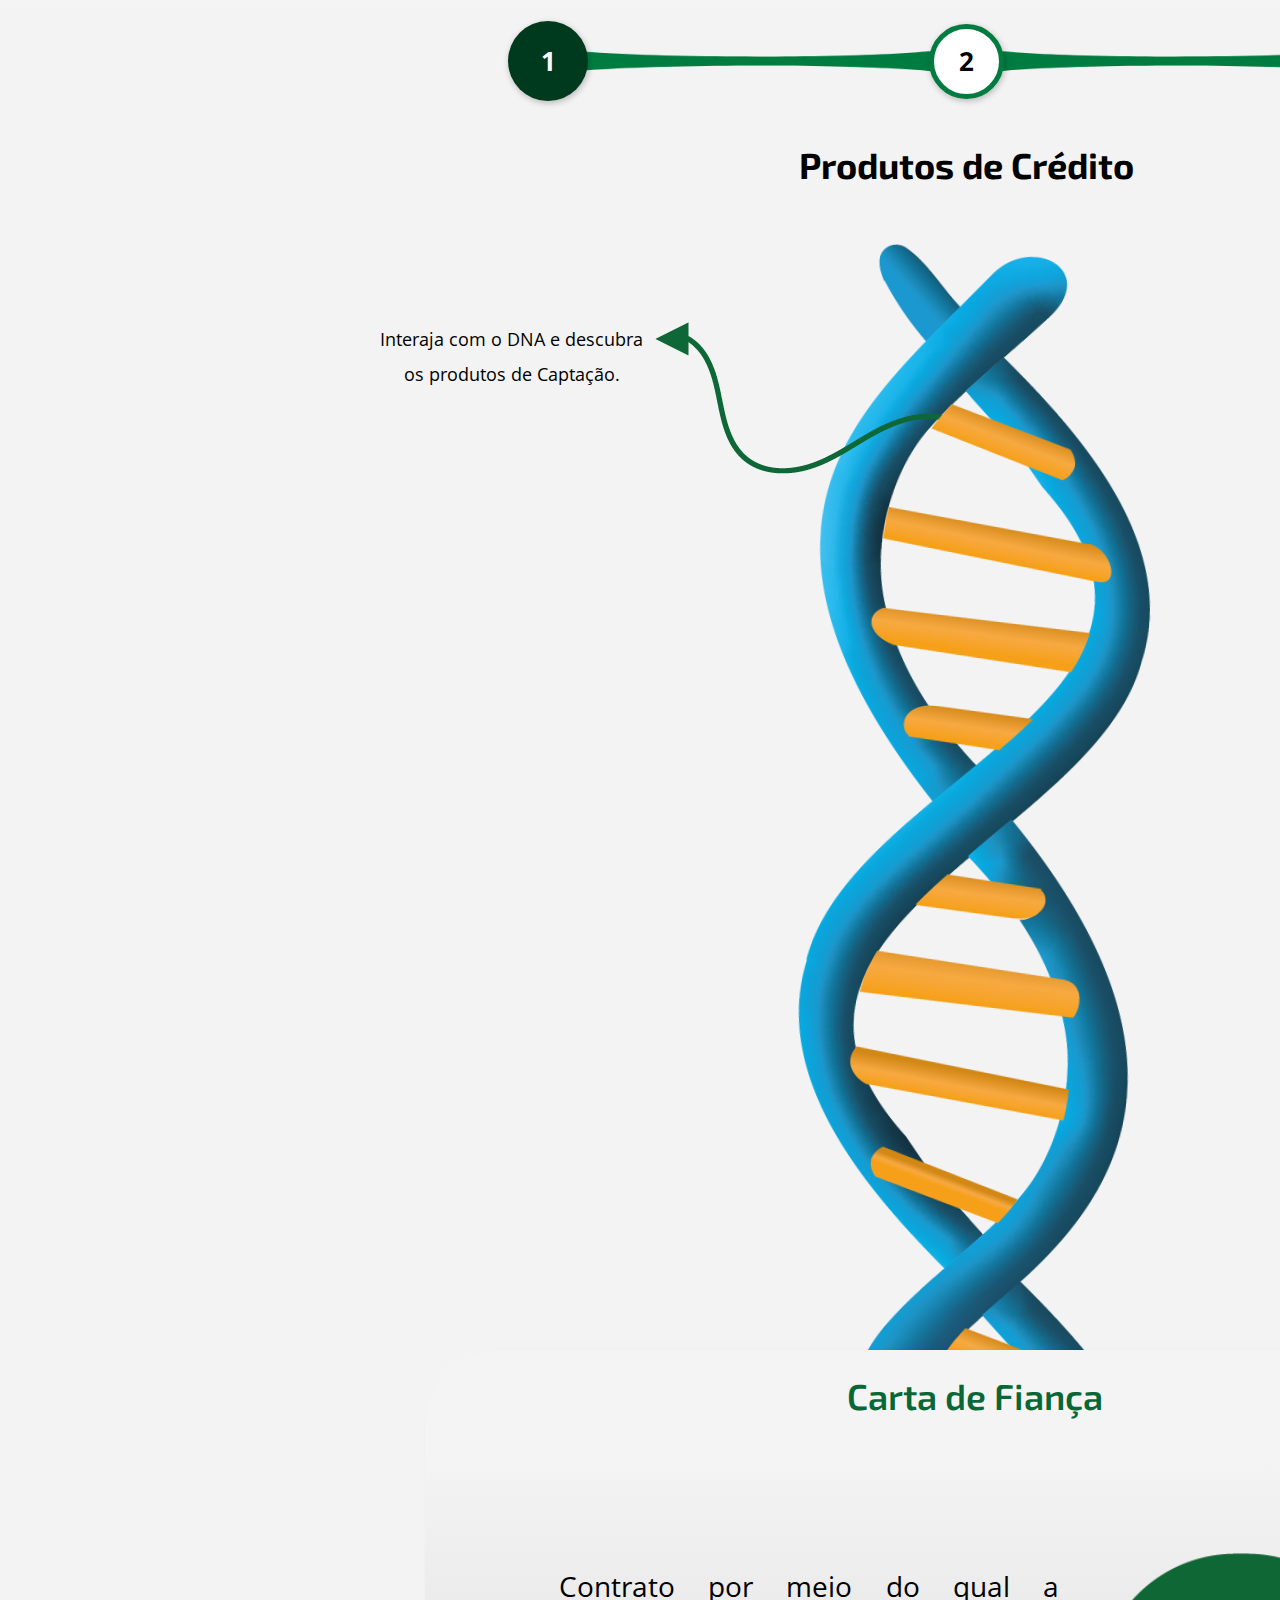
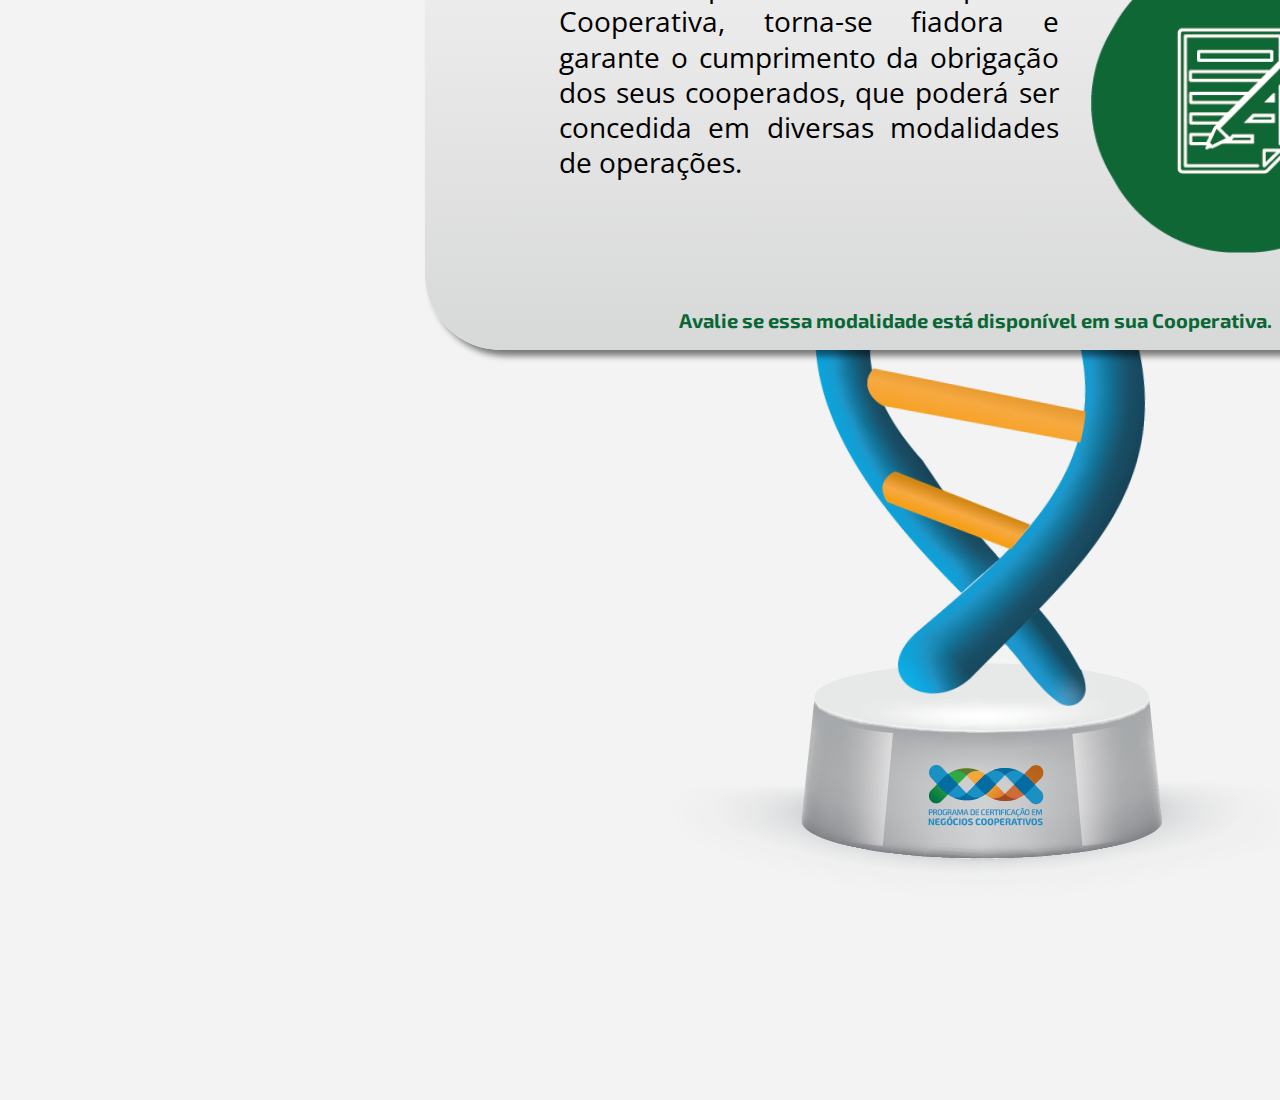
<file: produtosCredito.html>
<!DOCTYPE html>
<html lang="en">

<head>
    <meta charset="UTF-8">
    <meta http-equiv="X-UA-Compatible" content="IE=edge">
    <meta name="viewport" content="width=device-width, initial-scale=1.0">
    <title>DNA | Produtos de Crédito</title>
    <link rel="stylesheet" href="assets/css/reset.css">
    <link rel="stylesheet" href="assets/css/Produtos de CréditoCorreto/normalize.css">
    <link rel="stylesheet" href="assets/css/navBar.css">
    <link rel="stylesheet" href="assets/css/Produtos de CréditoCorreto/cabecalho.css">
    <link rel="stylesheet" href="assets/css/Produtos de CréditoCorreto/dna.css">
    <link rel="stylesheet" href="assets/css/Produtos de CréditoCorreto/dnaCadeias.css">
    <link rel="stylesheet" href="assets/css/Produtos de CréditoCorreto/popUp.css">
    <link rel="stylesheet" href="assets/css/Produtos de CréditoCorreto/produtos.css">
    <link rel="stylesheet" href="assets/css/Produtos de CréditoCorreto/produtoUm.css">
    <link rel="stylesheet" href="assets/css/Produtos de CréditoCorreto/produtoDois.css">
    <link rel="stylesheet" href="assets/css/Produtos de CréditoCorreto/produtoTres.css">
    <link rel="stylesheet" href="assets/css/Produtos de CréditoCorreto/produtoQuatro.css">
    <link rel="stylesheet" href="assets/css/Produtos de CréditoCorreto/produtoCinco.css">
    <link rel="stylesheet" href="assets/css/Produtos de CréditoCorreto/produtoSeis.css">
    <link rel="stylesheet" href="assets/css/Produtos de CréditoCorreto/produtoSete.css">
    <link rel="stylesheet" href="assets/css/Produtos de CréditoCorreto/produtoOito.css">
    <link rel="stylesheet" href="assets/css/Produtos de CréditoCorreto/produtoNove.css">
    <link rel="stylesheet" href="assets/css/Produtos de CréditoCorreto/produtoDez.css">
</head>

<body>
    <header class="cabecalho">
        <nav class="navegadorPaginas">
            <ul class="botoes">
                <a href="produtosCredito.html">
                    <li class="botoes__botao botoes__botao--um">1</li>
                </a>
                <a href="produtosCaptacao.html">
                    <li class="botoes__botao botoes__botao--dois">2</li>
                </a>
                <a href="outrosProdutos.html">
                    <li class="botoes__botao botoes__botao--tres">3</li>
                </a>
            </ul>
        </nav>
        <h2 class="interaja">Produtos de Crédito</h2>
    </header>
    <main class="secaoMain">
        <!-- Estrutura DNA -->
        <div class="dna__interaja">
            <p class="dna__interaja--escrita">Interaja com o DNA e descubra<br>os produtos de Captação.</p>
            <img src="img/setaInteraja.png" alt="Seta indicando interação" class="dna__interaja--seta">
        </div>
        <div class="dna">
            <div class="dna__imagens">
                <img src="img/dna_Produto01.png" alt="" class="dna__imagem--tracos">
                <img src="img/pedestal.png" alt="" class="dna__imagem--base">
            </div>
        </div>
        <!-- Estrutura cadeias DNA (Botoes) -->
        <div class="dna__cadeia">
            <ul class="dna__cadeias dna__cadeias--secaoUm">
                <li class="dna__cadeias--itens dna__cadeias--um" onclick="showProdutoUm ()"></li>
                <li class="dna__cadeias--itens dna__cadeias--dois" onclick="showProdutoDois ()"></li>
                <li class="dna__cadeias--itens dna__cadeias--tres" onclick="showProdutoTres ()"></li>
                <li class="dna__cadeias--itens dna__cadeias--quatro" onclick="showProdutoQuatro ()"></li>
            </ul>
            <ul class="dna__cadeias dna__cadeias--secaoDois">
                <li class="dna__cadeias--itens dna__cadeias--cinco" onclick="showProdutoCinco ()"></li>
                <li class="dna__cadeias--itens dna__cadeias--seis" onclick="showProdutoSeis ()"></li>
                <li class="dna__cadeias--itens dna__cadeias--sete" onclick="showProdutoSete ()"></li>
                <li class="dna__cadeias--itens dna__cadeias--oito" onclick="showProdutoOito ()"></li>
            </ul>
            <ul class="dna__cadeias dna__cadeias--secaoTres">
                <li class="dna__cadeias--itens dna__cadeias--nove" onclick="showProdutoNove ()"></li>
                <li class="dna__cadeias--itens dna__cadeias--dez " onclick="showProdutoDez ()"></li>
                <li class="dna__cadeias--itens dna__cadeias--onze"></li>
                <li class="dna__cadeias--itens dna__cadeias--doze"></li>
            </ul>
            <ul class="dna__cadeias dna__cadeias--secaoQuatro">
                <li class="dna__cadeias--itens dna__cadeias--treze"></li>
                <li class="dna__cadeias--itens dna__cadeias--quatorze"></li>
                <li class="dna__cadeias--itens dna__cadeias--quinze"></li>
                <li class="dna__cadeias--itens dna__cadeias--dezesseis"></li>
            </ul>
        </div>
        <!-- Produto Um -->
        <article class="popUp produtoUm popUpUm">

            <button class="popUp__fechar" onclick="fecharPopUpUm()">X</button>
            <h2 class="popUp__titulo">Empréstimo</h2>
            <div class="check check__um--produtoUm"></div>
            <div class="popUp__infos--inicialProdutoUm">
                <div class="popUp__infos--umProdutoUm">
                    <p class="popUp__infos--textoUmProdutoUm">É uma solução de crédito firmado entre o Cooperado e a
                        Cooperativa, <strong>sem finalidade específica</strong>,
                        que deverá ser devolvido de forma parcelada, com prazo determinado, acrescido de juros e
                        encargos.
                    </p>
                    <p class="popUp__infos--textoDoisProdutoUm">Funciona da mesma forma que a poupança, onde os
                        depósitos são remunerados pela taxa referencial e
                        mais os juros mensais. Os rendimentos são creditados na data de aniversário da aplicação. </p>
                </div>
                <img src="img/iconeDinheiro.png" alt="Icone de carteira" class="popUp__imagem--umProdutoUm">
            </div>
            <div class="popUp__infos popUp__infos--botaoUmProdutoUm"></div>
            <div class="popUp__botoes popUp__botoes--produtoUm">
                <button class="popUp__botao popUp_botao--umProdutoUm" onclick="mostrarInfoDois()"></button>
            </div>

        </article>
        <!-- Produto Dois -->
        <article class="popUp produtoDois popUpDois">

            <button class="popUp__fechar" onclick="fecharPopUpDois()">X</button>
            <h2 class="popUp__titulo">Financiamento</h2>
            <div class="popUp__infos--produtoDois">
                <div class="popUp__infos--imagensProdutoDois">
                    <img src="img/iconeMoveis.png" alt="Icone moveis dentro de casa botão"
                        class="popUp__infos--imagemProdutosDois popUp__infos--imagemUmProdutosDois" onclick="mostrarInfosUmProdutoDois()">
                    <img src="img/iconeCarro.png" alt="Icone veiculo botão"
                        class="popUp__infos--imagemProdutosDois popUp__infos--imagemDoisProdutosDois" onclick="mostrarInfosDoisProdutoDois()">
                    <img src="img/iconeCasa.png" alt="Icone de uma casa botão"
                        class="popUp__infos--imagemProdutosDois popUp__infos--imagemTresProdutosDois" onclick="mostrarInfosTresProdutoDois()">
                </div>
                <div class="popUp__infos--descricoesProdutoDois">
                    <p class="popUp__infos--descricaoUmProdutoDois">É uma solução de crédito firmado entre o Cooperado e
                        a
                        Cooperativa, com <strong>finalidade específica</strong>, para financiar a compra de determinado
                        bem que deverá ser devolvido de forma parcelada, com prazo determinado, acrescido de juros e
                        encargos. </p>
                    <p class="popUp__infos--descricaoDoisProdutoDois">As vantagens variam conforme a necessidade do
                        Cooperado, por exemplo, no caso do financiamento de imóvel, apesar de ser um crédito, a longo
                        prazo é uma forma de investimento. </p>
                    <p class="popUp__infos--descricaoTresProdutoDois">São diversas linhas disponibilizadas para atender
                        às
                        necessidades dos cooperados, como, por exemplo, para aquisição de um imóvel, móvel e bens
                        duráveis. </p>
                </div>
            </div>

        </article>
        <!-- Produto Tres -->
        <article class="popUp produtoTres popUpTres">

            <button class="popUp__fechar" onclick="fecharPopUpTres()">X</button>
            <h2 class="popUp__titulo">Microcrédito</h2>
            <div class="popUp__infos--produtoTres">
                <div class="popUp__infos--imagensProdutoTres">
                    <img src="img/iconeCalculadora.png" alt="Icone de uma calculadora"
                        class="popUp__infos--imagemProdutosTres popUp__infos--imagemUmProdutosTres">
                    <p class="popUp__infos--descricaoUmProdutoTres">É a concessão de empréstimo de baixo valor, sendo
                        direcionados a um público delimitado, definido pela baixa renda ou pelo ramo de negócios, que
                        usualmente não têm acesso às formas convencionais de crédito. </p>
                </div>
                <div class="popUp__infos--descricoesProdutoTres">
                    <img src="img/iconePredio.png" alt="Icone de um prédio"
                        class="popUp__infos--imagemProdutosTres popUp__infos--imagemDoisProdutoTres">
                    <p class="popUp__infos--descricaoDoisProdutoTres">É destinado para Cooperados autônomos, que possuem
                        negócio informal, MEI ou está começando a empreender. Para saber mais, acesse a Resolução nº
                        4000. (1) Este recurso é captado junto a instituições de crédito parceiras. </p>
                </div>
            </div>
            
        </article>
        <!-- Produto Quatro -->
        <article class="popUp produtoQuatro popUpQuatro">

            <button class="popUp__fechar" onclick="fecharPopUpQuatro()">X</button>
            <h2 class="popUp__titulo">Repasse de Recursos (BRDE/BNDES)</h2>
            <div class="popUp__infos--produtoQuatro">
                <div class="popUp__infos--imagensProdutoQuatro">
                    <img src="img/iconeCalendarioDinheiro.png" alt="Icone de um calendario com dinheiro"
                        class="popUp__infos--imagemProdutosQuatro popUp__infos--imagemUmProdutosQuatro">
                    <p class="popUp__infos--descricaoUmProdutoQuatro">É uma modalidade de crédito de longo prazo em
                        parceria com o BRDE/BNDES intermediados pela Cooperativa.</p>
                </div>
                <div class="popUp__infos--descricoesProdutoQuatro">
                    <img src="img/iconeCooperativa.png" alt="Icone de uma Cooperativa"
                        class="popUp__infos--imagemProdutosQuatro popUp__infos--imagemDoisProdutoQuatro">
                    <p class="popUp__infos--descricaoDoisProdutoQuatro">Tem como objetivo de estimular investimentos em
                        projetos de implantação, expansão e modernização, visando o desenvolvimento das comunidades.</p>
                </div>
            </div>
            <div class="popUp__atencao--produtoQuatro">
                <h2 class="popUp__atencao--escritaAtencao">Verifique em sua Cooperativa as linhas disponíveis.</h2>
                <img src="img/iconeAtencao.png" alt="Icone atenção" class="popUp__atencao--imagem">
            </div>

        </article>
        <!-- Produto Cinco -->
        <article class="popUp produtoCinco popUpCinco">

            <button class="popUp__fechar" onclick="fecharPopUpCinco()">X</button>
            <h2 class="popUp__titulo">Pré Aprovado</h2>
            <div class="popUp__infos--produtoCinco">
                <div class="popUp__infos--imagensProdutoCinco">
                    <img src="img/imagemPessoaPagando.png" alt="Icone de um calendario com dinheiro"
                        class="popUp__infos--imagemProdutosCinco popUp__infos--imagemUmProdutosCinco">
                    <p class="popUp__infos--descricaoUmProdutoCinco">É uma modalidade de crédito disponibilizada nos
                        meios de autoatendimento, de acordo com os parâmetros pré-definidos pela Cooperativa com base no
                        perfil de cada Cooperado.</p>
                </div>
            </div>
            <div class="popUp__atencao--produtoCinco">
                <h2 class="popUp__atencao--escritaAtencao">É uma solução de juros fixos onde o Cooperado pode solicitar
                    diretamente nos canais de autoatendimento.</h2>
                <img src="img/iconeAtencaoV2.png" alt="Icone atenção" class="popUp__atencao--imagem">
            </div>

        </article>
        <!-- Produto Seis -->
        <article class="popUp produtoSeis popUpSeis">

            <button class="popUp__fechar" onclick="fecharPopUpSeis()">X</button>
            <h2 class="popUp__titulo">Crédito Direto ao Cooperado (CDC)</h2>
            <div class="check check__um--produtoSeis"></div>
            <div class="check check__dois--produtoSeis"></div>
            <div class="popUp__infos--produtoSeis">
                <p class="popUp__infos--descricaoUmProdutoSeis">É uma modalidade de crédito feita diretamente nas lojas
                    conveniadas, sendo a solução ideal para quem não tem ou não quer comprometer o limite do cartão de
                    crédito. </p>
                <p class="popUp__infos--descricaoDoisProdutoSeis">É um crédito simples e de fácil acesso para você
                    negociar o parcelamento das compras com oportunidades acessíveis. </p>
                <img src="img/iconeComercio.png" alt="Icone de uma loja" class="popUp__infos--imagemProdutoSeis">
            </div>
            <div class="popUp__botoes popUp__botoes--produtoSeis">
                <button class="popUp__botao popUp_botao--umProdutoSeis"></button>
                <button class="popUp__botao popUp_botao--doisProdutoSeis"></button>
            </div>

        </article>
        <!-- Produto Sete -->
        <article class="popUp produtoSete popUpSete">

            <button class="popUp__fechar" onclick="fecharPopUpSete()">X</button>
            <h2 class="popUp__titulo">Antecipação de Recebíveis</h2>
            <div class="check check__um--produtoSete"></div>
            <div class="check check__dois--produtoSete"></div>
            <div class="popUp__infos--produtoSete">
                <p class="popUp__infos--descricaoUmProdutoSete">Modalidade de crédito de curto prazo com o intuito de
                    antecipar recursos, oriundos de títulos emitidos pela Cooperativa, cheques e vendas com cartão (sem
                    trava). Em outras palavras, permite que a entrada de caixa futura seja realocada para ser utilizada
                    no presente. </p>
                <p class="popUp__infos--descricaoDoisProdutoSete">Uma das principais vantagens ao Cooperado o uso do
                    recurso de maneira imediata, gerando maior liquidez para a empresa. Em comparação com outras
                    modalidades de crédito, possui taxas menores. </p>
            </div>
            <div class="popUp__botoes popUp__botoes--produtoSete">
                <button class="popUp__botao popUp_botao--umProdutoSete"></button>
                <button class="popUp__botao popUp_botao--doisProdutoSete"></button>
            </div>

        </article>
        <!-- Produto Oito -->
        <article class="popUp produtoOito popUpOito">

            <button class="popUp__fechar" onclick="fecharPopUpOito()">X</button>
            <h2 class="popUp__titulo">Limite de Crédito</h2>
            <div class="popUp__infos--produtoOito">
                <div class="popUp__infos--imagensProdutoOito">
                    <img src="img/imagemPessoaComputador.png" alt="Icone de um calendario com dinheiro"
                        class="popUp__infos--imagemProdutosOito popUp__infos--imagemUmProdutosOito">
                    <p class="popUp__infos--descricaoUmProdutoOito">Modalidade de crédito rotativo, contratada em conta
                        corrente para cobrir despesas emergenciais e por curto período.</p>
                </div>
            </div>
            <div class="popUp__atencao--produtoOito">
                <h2 class="popUp__atencao--escritaProdutoOito">O Cooperado tem acesso à solução imediatamente após ter
                    utilizado todo o recurso disponível em sua conta corrente, mediante liberação prévia junto à
                    Cooperativa. </h2>
                <img src="img/iconeAtencaoV2.png" alt="Icone atenção" class="popUp__atencao--imagemProdutoOito">
            </div>

        </article>
        <!-- Produto Nove -->
        <article class="popUp produtoNove popUpNove">

            <button class="popUp__fechar" onclick="fecharPopUpNove()">X</button>
            <h2 class="popUp__titulo">Cartões de Crédito Ailos (Mastercard e Cabal)</h2>
            <div class="popUp__infos--produtoNove">
                <div class="popUp__infos--imagensProdutoNove">
                    <img src="img/imagemPessoasCelular.png" alt="Icone de um calendario com dinheiro"
                        class="popUp__infos--imagemProdutosNove popUp__infos--imagemUmProdutosNove">
                    <p class="popUp__infos--descricaoUmProdutoNove">É uma solução de empréstimo, com limite
                        pré-definido, com prazo de pagamento de até 40 dias. </p>
                </div>
            </div>
            <div class="popUp__atencao--produtoNove">
                <h2 class="popUp__atencao--escritaProdutoNove">O limite de crédito disponibilizado pode ser utilizado
                    para fazer compras de bens e serviços, tanto para Pessoa Física quanto para Pessoa Jurídica. </h2>
                <img src="img/iconeAtencaoV2.png" alt="Icone atenção" class="popUp__atencao--imagemProdutoNove">
            </div>

        </article>
        <!-- Produto Dez -->
        <article class="popUp produtoDez popUpDez">

            <button class="popUp__fechar" onclick="fecharPopUpDez()">X</button>
            <h2 class="popUp__titulo">Carta de Fiança </h2>
            <div class="popUp__infos--produtoDez">
                <div class="popUp__infos--imagensProdutoDez">
                    <img src="img/iconePapelCaneta.png" alt="Icone de um calendario com dinheiro"
                        class="popUp__infos--imagemProdutosDez popUp__infos--imagemUmProdutosDez">
                    <p class="popUp__infos--descricaoUmProdutoDez">Contrato por meio do qual a Cooperativa, torna-se
                        fiadora e garante o cumprimento da obrigação dos seus cooperados, que poderá ser concedida em
                        diversas modalidades de operações. </p>
                </div>
                <h2 class="popUp__atencao--escritaProdutoDez">Avalie se essa modalidade está disponível em sua
                    Cooperativa.</h2>
            </div>

        </article>

    </main>
    <footer class="barraNav__geral">
        <a href="produtosCaptacao.html"><button class="nav__anterior"></button></a>
        <a href="outrosProdutos.html"><button class="nav__seguinte"></button></a>
    </footer>
    <script src="/assets/js/produtosCredito.js"></script>
</body>

</html>
</file>
<file: assets/css/navBar.css>
@font-face {
    font-family: "icones";
    src: url(../../../font/icones.ttf);
}

.barraNav__geral {
    align-items: center;
    display: flex;

    left: 1680px;
    position: absolute;
    top: 2500px;

    margin-right: 4rem;
}

.nav__anterior {
    height: 100px;
    width: 100px;

    border-radius: 50%;

    background-color: #086735;
    border: none;
    color: #fff;
    
    text-decoration: none;

    cursor: pointer;

    position: relative;
    right: 80px;

    background-image: url(../../img/iconeAnterior.png);
    background-position: center;
    background-repeat: no-repeat;
    background-size: contain;
}

.nav__seguinte {
    height: 100px;
    width: 100px;

    border-radius: 50%;

    background-color: #086735;
    border: none;
    color: #fff;

    text-decoration: none;
    
    cursor: pointer;

    background-image: url(../../img/iconeSeguinte.png);
    background-position: center;
    background-repeat: no-repeat;
    background-size: contain;
}
</file>
<file: assets/css/Outros Produtos e Serviços/cabecalho.css>
.cabecalho {
    align-items: center;
    display: flex;
    flex-direction: column;
    justify-content: center;

    position: absolute;

    top: 5px;
    left: 500px;
    
    z-index: -1;
}

.navegadorPaginas {
    height: 110px;
    width: 900px;

    margin: 1rem;
}

.botoes {
    align-items: center;
    display: flex;
    justify-content: space-between;

    background-image: url(../../../img/barraNavegacao.png);
    background-position: center;
    background-repeat: no-repeat;
    background-size: contain;
}

.botoes a {
    text-decoration: none;
}

.botoes__botao {
    align-items: center;
    background-color: white;
    border-radius: 100%;
    box-shadow: 1px 2px 6px #00000040;
    color: #000;
    display: flex;
    font-size: 26px;
    font-weight: bold;
    height: 80px;
    justify-content: center;
    transition: all 0.2s ease-in-out;
    width: 80px;
}

.botoes__botao--um {
    position: relative;
    right: 8px;
    
    background-color: #003a1e;
    color: #fff;
}

.botoes__botao--dois {
    height: 65px;
    width: 65px;

    background-color: #003a1e;
    color: #fff;
}

.botoes__botao--tres {
    position: relative;
    left: 8px;
    
    background-color: #003a1e;
    color: #fff;
}

.interaja {
    font-size: 36px;
    font-weight: bold;
}
</file>
<file: assets/css/Outros Produtos e Serviços/dna.css>
.secaoMain {
    display: block;
}

.dna {
    left: 670px;
    position: absolute;
    top: 250px;
}

.dna__interaja {
    align-items: flex-start;
    display: grid;
    grid-template-columns: repeat(2 , auto);
    gap: 12px;


    left: 380px;
    position: absolute;
    top: 322px;

    z-index: 1;
}

.dna__interaja--escrita {
    font-size: 18px;
    text-align: center;
}

.dna__interaja--seta {
    z-index: 0;
}

.dna__imagens {
    display: flex;
    flex-direction: column;
    align-items: center;
    justify-content: center;
}

.dna__imagem--tracos {
    transform: rotate(3deg);
    z-index: 0;
    
}

.dna__imagem--base {
    position: relative;
    bottom: 70px;
    z-index: -1;
}

.dna__cadeia {
    display: flex;
    flex-direction: column;
    
    position: absolute;

    z-index: 1;
}

.dna__cadeias {
    display: flex;
    flex-direction: column;
    align-items: center;
    justify-content: center;

    left: 848px;
    position: absolute;
    top: 388px;
    
}

.dna__cadeias--secaoUm {
    margin-bottom: 85px;

    position: relative;

    transform: rotate(3deg);
}

.dna__cadeias--secaoDois {
    margin-bottom: 60px;

    left: 837px;
    position: relative;
    top: 390px;

    transform: rotate(3deg);
}

.dna__cadeias--secaoTres {
    margin-bottom: 88px;

    left: 862px;
    position: relative;
    top: 390px;

    transform: rotate(3deg);
}

.dna__cadeias--secaoQuatro {
    
    left: 855px;
    position: relative;
    top: 391px;

    transform: rotate(3deg);
}

.dna__cadeias--itens {
    margin: 1.1rem;
    z-index: 0;
}
</file>
<file: assets/css/Outros Produtos e Serviços/dnaCadeias.css>
.dna__cadeia li {
    cursor: pointer;
}

.dna__cadeias--um {
    background-image: url(../../../img/1.png);
    background-position: center;
    background-repeat: no-repeat;
    background-size: contain;

    height: 70px;
    width: 150px;

    transition: all 0.085s ease-in-out;

    position: relative;
    left: 15px;
}

.dna__cadeias--um:hover {
    background-image: url(../../../img/01\ Hover.png);
}

.dna__cadeias--dois {
    background-image: url(../../../img/2.png);
    background-position: center;
    background-repeat: no-repeat;
    background-size: contain;

    height: 65px;
    width: 230px;

    transition: all 0.085s ease-in-out;

    position: relative;
    left: 15px;
}

.dna__cadeias--dois:hover {
    background-image: url(../../../img/02\ Hover.png);
}

.dna__cadeias--tres {
    background-image: url(../../../img/3.png);
    background-position: center;
    background-repeat: no-repeat;
    background-size: contain;

    height: 60px;
    width: 220px;

    transition: all 0.085s ease-in-out;

    position: relative;
    left: 2px;
}

.dna__cadeias--tres:hover {
    background-image: url(../../../img/03\ Hover.png);
}

.dna__cadeias--quatro {
    background-image: url(../../../img/dna_quatro.png);
    background-position: center;
    background-repeat: no-repeat;
    background-size: contain;

    height: 45px;
    width: 130px;

    transition: all 0.085s ease-in-out;

    position: relative;
    right: 5px;
}

.dna__cadeias--quatro:hover {
    background-image: url(../../../img/04\ Hover.png);
}

.dna__cadeias--cinco {
    background-image: url(../../../img/5.png);
    background-position: center;
    background-repeat: no-repeat;
    background-size: contain;

    height: 45px;
    width: 130px;

    transition: all 0.085s ease-in-out;
    position: relative;
    left: 3px;
}

.dna__cadeias--cinco:hover {
    background-image: url(../../../img/05\ Hover.png);
}

.dna__cadeias--seis {
    background-image: url(../../../img/6.png);
    background-position: center;
    background-repeat: no-repeat;
    background-size: contain;

    height: 60px;
    width: 220px;

    transition: all 0.085s ease-in-out;
    position: relative;
    right: 3px;
}

.dna__cadeias--seis:hover {
    background-image: url(../../../img/06\ Hover.png);
}

.dna__cadeias--sete {
    background-image: url(../../../img/7.png);
    background-position: center;
    background-repeat: no-repeat;
    background-size: contain;

    height: 70px;
    width: 220px;

    transition: all 0.085s ease-in-out;
    position: relative;
    right: 9px;
}

.dna__cadeias--sete:hover {
    background-image: url(../../../img/07\ Hover.png);
}

.dna__cadeias--oito {
    background-image: url(../../../img/8.png);
    background-position: center;
    background-repeat: no-repeat;
    background-size: contain;

    height: 75px;
    width: 150px;

    transition: all 0.085s ease-in-out;
    position: relative;
    right: 19px;
    bottom: 5px;
}

.dna__cadeias--oito:hover {
    background-image: url(../../../img/08\ Hover.png);
}

.dna__cadeias--nove {
    background-image: url(../../../img/9.png);
    background-position: center;
    background-repeat: no-repeat;
    background-size: contain;

    height: 70px;
    width: 150px;

    transition: all 0.085s ease-in-out;
    position: relative;
    left: 15px;
    top: 5px;
}

.dna__cadeias--nove:hover {
    background-image: url(../../../img/09\ Hover.png);
}

.dna__cadeias--dez {
    background-image: url(../../../img/10.png);
    background-position: center;
    background-repeat: no-repeat;
    background-size: contain;

    height: 70px;
    width: 230px;

    transition: all 0.085s ease-in-out;
    position: relative;
    left: 17px;
}

.dna__cadeias--dez:hover {
    background-image: url(../../../img/10\ Hover.png);
}

.dna__cadeias--onze {
    background-image: url(../../../img/11.png);
    background-position: center;
    background-repeat: no-repeat;
    background-size: contain;

    height: 60px;
    width: 220px;

    transition: all 0.085s ease-in-out;
    position: relative;
    left: 2px;
}

.dna__cadeias--onze:hover {
    background-image: url(../../../img/11\ Hover.png);
}

.dna__cadeias--doze {
    background-image: url(../../../img/12.png);
    background-position: center;
    background-repeat: no-repeat;
    background-size: contain;

    height: 45px;
    width: 130px;

    transition: all 0.085s ease-in-out;
    position: relative;
    right: 5px;
}

.dna__cadeias--doze:hover {
    background-image: url(../../../img/12\ Hover.png);
}

.dna__cadeias--treze {
    background-image: url(../../../img/13.png);
    background-position: center;
    background-repeat: no-repeat;
    background-size: contain;

    height: 45px;
    width: 130px;

    transition: all 0.085s ease-in-out;
    position: relative;
    left: 4px;
}

.dna__cadeias--treze:hover {
    background-image: url(../../../img/13\ Hover.png);
}

.dna__cadeias--quatorze {
    background-image: url(../../../img/14.png);
    background-position: center;
    background-repeat: no-repeat;
    background-size: contain;

    height: 60px;
    width: 220px;

    transition: all 0.085s ease-in-out;
    position: relative;
    right: 4px;
}

.dna__cadeias--quatorze:hover {
    background-image: url(../../../img/14\ Hover.png);
}

.dna__cadeias--quinze {
    background-image: url(../../../img/15.png);
    background-position: center;
    background-repeat: no-repeat;
    background-size: contain;

    height: 65px;
    width: 220px;

    transition: all 0.085s ease-in-out;
    position: relative;
    right: 10px;
}

.dna__cadeias--quinze:hover {
    background-image: url(../../../img/15\ Hover.png);
}

.dna__cadeias--dezesseis {
    background-image: url(../../../img/16.png);
    background-position: center;
    background-repeat: no-repeat;
    background-size: contain;

    height: 75px;
    width: 150px;

    transition: all 0.085s ease-in-out;
    position: relative;
    right: 25px;
}

.dna__cadeias--dezesseis:hover {
    background-image: url(../../../img/16\ Hover.png);
}
</file>
<file: assets/css/Outros Produtos e Serviços/popUp.css>
.popUp {

    background: rgb(215, 216, 216);
    background: linear-gradient(0deg, rgba(215, 216, 216, 1) 0%, rgba(245, 244, 245, 1) 83%);
    border-radius: 4.75rem;
    box-shadow: 6px 6px 6px rgb(0, 0, 0, 0.5);
    display: grid;
    /* Grid */
    grid-template-columns: repeat(4, 1fr);

    height: 600px;
    width: 1100px;
}

.popUp__fechar {
    background-color: #ce2219;
    border: none;
    border-radius: 50%;
    box-shadow: 3px 3px 6px rgb(0, 0, 0, 0.5);
    color: #fff;
    font-size: 40px;
    font-weight: 700;
    height: 70px;
    text-align: center;
    width: 70px;

    position: relative;
    left: 1025px;

    cursor: pointer;

    z-index: 7;
}

.check {
    background-image: url(../../../img/check.png);
    background-position: center;
    background-repeat: no-repeat;
    background-size: contain;

    height: 110px;
    width: 130px;
}

.check__um {
    display: none;
    /* Blcok */
    position: relative;
    right: 112px;
    top: 300px;
}

.check__dois {
    display: none;
    /* Block */
    position: relative;
    right: 32px;
    top: 300px;
}

.check__tres {
    display: none;
    /* Block */
    position: relative;
    left: 45px;
    top: 300px;
}

.popUp__titulo {
    color: #086735;
    font-size: 36px;
    font-weight: 600;
    grid-column: span 2;
    padding-top: 1.75rem;
    text-align: center;
}

.popUp__infos {

    font-size: 28px;
    grid-column: span 4;
    text-align: center;
    margin: 2.75rem;

    height: 90px;
    width: 1000px;
}

.popUp__botoes {
    display: grid;
    /* Grid */
    grid-column: span 4;
    grid-template-columns: repeat(3, auto);
    justify-content: space-around;
    padding: 1rem;
}

.popUp__botao {
    background-color: #086735;
    border-radius: 50%;
    border: solid 8px #fff;
    color: #086735;
    cursor: pointer;
    height: 70px;
    width: 70px;
}

.popUp__botao:hover {
    background-color: #fff;
    border: solid 8px #086735;
    color: #fff;
}
</file>
<file: assets/css/Outros Produtos e Serviços/produtos.css>
.produtoUm {
    display: none;
    /* Grid */

    left: 425px;
    position: absolute;
    top: 450px;

    z-index: 2;
}

.produtoDois {
    display: none;
    /* Grid */

    left: 425px;
    position: absolute;
    top: 550px;

    z-index: 2;
}

.produtoTres {
    display: none;
    /* Grid */

    left: 425px;
    position: absolute;
    top: 650px;

    z-index: 2;
}

.produtoQuatro {
    display: none;
    /* Grid */

    left: 425px;
    position: absolute;
    top: 750px;

    z-index: 2;
}

.produtoCinco {
    display: none;
    /* Grid */

    left: 425px;
    position: absolute;
    top: 850px;

    z-index: 2;
}

.produtoSeis {
    display: none;
    /* Grid */

    left: 425px;
    position: absolute;
    top: 950px;

    z-index: 2;
}

.produtoSete {
    display: none;
    /* Grid */

    left: 425px;
    position: absolute;
    top: 1050px;

    z-index: 2;
}

.produtoOito {
    display: none;
    /* Grid */

    left: 425px;
    position: absolute;
    top: 1150px;

    z-index: 2;
}

.produtoNove {
    display: grid;
    /* Grid */

    left: 425px;
    position: absolute;
    top: 1250px;

    z-index: 2;
}

.produtoDez {
    display: none;
    /* Grid */

    left: 425px;
    position: absolute;
    top: 1350px;

    z-index: 2;
}

.produtoOnze {
    display: none;
    /* Grid */

    left: 425px;
    position: absolute;
    top: 1450px;

    z-index: 2;
}

.produtoDoze {
    display: none;
    /* Grid */

    left: 425px;
    position: absolute;
    top: 1550px;

    z-index: 2;
}

.produtoTreze {
    display: none;
    /* Grid */

    left: 425px;
    position: absolute;
    top: 1650px;

    z-index: 2;
}

.produtoQuatorze {
    display: none;
    /* Grid */

    left: 425px;
    position: absolute;
    top: 1750px;

    z-index: 2;
}

.produtoQuinze {
    display: none;
    /* Grid */

    left: 425px;
    position: absolute;
    top: 1850px;

    z-index: 2;
}

.produtoDezesseis {
    display: none;
    /* Grid */

    left: 425px;
    position: absolute;
    top: 1950px;

    z-index: 2;
}
</file>
<file: assets/css/Outros Produtos e Serviços/produtoUm.css>
.check__umProdutoUm {
    display: block;

    left: 172px;
    position: absolute;
    top: 330px;

    z-index: 1;
}

.check__doisProdutoUm {
    display: none;

    left: 865px;
    position: absolute;
    top: 330px;

    z-index: 1;
}

.popUp__infos--produtoUm {
    align-items: center;
    display: grid;

    grid-template-columns: repeat(2, auto);

    grid-column: span 4;
}

.popUp__infos--imagensProdutoUm {
    align-items: center;
    display: grid;
    grid-template-columns: 1fr 1fr;

    grid-column: span 2;
}

.popUp__infos--imagemProdutosUm {
    align-self: center;
    
    height: 230px;
    width: 230px;

    cursor: pointer;

    margin: auto 2.5rem auto auto;
}

.popUp__infos--imagemUmProdutosUm {
    display: block;
}

.popUp__infos--descricaoUmProdutoUm {
    display: block;

    font-size: 24px;
    text-align: justify;

    width: 500px;

    margin: auto auto auto 2.5rem;
}

.popUp__infos--descricaoDoisProdutoUm {
    display: none;

    font-size: 24px;
    text-align: justify;

    width: 500px;

    margin: auto auto auto 2.5rem;
}

.popUp__botoes--produtoUm {
    background-image: url(../../../img/fundoBotaoProdutoDois.png);
    background-position: center;
    background-repeat: no-repeat;

    align-items: center;
    grid-template-columns: auto auto;

    grid-column: span 4;
}

.popUp_botao--umProdutoUm {
    position: relative;
    right: 80px;
}

.popUp_botao--doisProdutoUm {
    position: relative;
    left: 80px;
}

.popUp__botoes--descricaoProdutoUm {
    align-items: flex-start;
    display: flex;
    justify-content: space-around;

    grid-column: span 4;

    bottom: 20px;
    position: relative;

    font-size: 18px;
}

.popUp__botao--umDescricaoProdutoUm {
    color: #086735;
    position: relative;
    right: 30px;
}

.popUp__botao--doisDescricaoProdutoUm {
    color: #086735;
    position: relative;
    left: 100px;

    line-height: 1.25rem;
}

.popUp__atencao--escritaProdutoUm {
    grid-column: span 4;
    margin: auto;

    font-size: 20px;
    font-weight: bold;
    text-align: center;

    color: #086735;

    width: 800px;

    padding-bottom: 1rem;
}
</file>
<file: assets/css/Outros Produtos e Serviços/produtoDois.css>
.popUp__infos--produtoDois {
    align-items: flex-start;
    display: flex;
    flex-direction: row;
    justify-content: space-around;

    grid-column: span 4;
}

.popUp__infos--imagensProdutoDois {
    align-items: center;
    display: flex;
    flex-direction: column;
}

.popUp__infos--imagemProdutosDois {
    height: 400px;
    width: 400px;

    cursor: pointer;
}

.popUp__infos--imagemUmProdutosDois {
    display: block;
}

.popUp__infos--descricaoUmProdutoDois {
    display:none;

    font-size: 28px;
    margin-top: 2rem;
    text-align: justify;

    width: 500px;
}

.popUp__infos--descricoesProdutoDois {
    align-items: center;
    display: flex;
    flex-direction: column;
}

.popUp__infos--imagemDoisProdutoDois {
    display: block;
}

.popUp__infos--descricaoDoisProdutoDois {
    display: none;

    font-size: 28px;
    margin-top: 2rem;
    text-align: justify;

    width: 500px;
}

.popUp__atencao--produtoDois {
    align-items: center;
    display: flex;

    grid-column: span 4;

    bottom: 10px;
    left: 50px;
    position: relative;
}

.popUp__atencao--escritaAtencaoProdutoDois {
    font-size: 20px;
    font-weight: bold;
    text-align: right;

    color: #086735;
}

.popUp__atencao--imagemProdutoDois {
    height: 150px;
    width: 150px;

    margin-left: 1.25rem;
}
</file>
<file: assets/css/Outros Produtos e Serviços/produtoTres.css>
.check__um--produtoTres {
    display: none;

    left: 172px;
    position: absolute;
    top: 430px;

    z-index: 1;
}

.check__dois--produtoTres{
    display: none;

    left: 865px;
    position: absolute;
    top: 430px;

    z-index: 1;
}

.popUp__infos--produtoTres {
    align-items: center;
    display: flex;
    flex-direction: row;
    justify-content: space-around;

    grid-column: span 4;

    margin-top: 1rem;
}

.popUp__infos--descricaoUmProdutoTres{
    display: none;

    font-size: 28px;
    margin-top: 2rem;
    text-align: justify;

    width: 500px;
}

.popUp__infos--descricaoDoisProdutoTres{
    display: block;

    font-size: 28px;
    margin-top: 2rem;
    text-align: justify;

    width: 500px;
}

.popUp__infos--imagemProdutoTres{
    display: block;
}

.popUp__botoes--produtoTres{
    background-image: url(../../../img/fundoBotaoProdutoDois.png);
    background-position: center;
    background-repeat: no-repeat;

    align-items: center;
    grid-template-columns: auto auto auto;
}

.popUp_botao--umProdutoTres {
    position: relative;
    right: 80px;
}

.popUp_botao--doisProdutoTres {
    position: relative;
    left: 80px;
}
</file>
<file: assets/css/Outros Produtos e Serviços/produtoQuatro.css>
.popUp__infos--produtoQuatro {
    align-items: center;
    display: flex;
    flex-direction: row;
    justify-content: space-around;

    grid-column: span 4;
    
}

.popUp__infos--imagensProdutoQuatro {
    align-items: center;
    display: flex;
    margin: 1rem;
}

.popUp__infos--imagemProdutosQuatro {
    height: 250px;
    width: 250px;

    cursor: pointer;

    margin: 0.5rem;
}

.popUp__infos--imagemUmProdutosQuatro {
    display: block;
}

.popUp__infos--descricaoUmProdutoQuatro {
    display: block;

    font-size: 20px;
    margin-top: 2rem;
    text-align: left;

    width: 400px;

}

.popUp__infos--descricaoDoisProdutoQuatro {
    display: block;

    font-size: 20px;
    margin-top: 2rem;
    text-align: right;

    width: 400px;
}

.popUp__atencao--produtoQuatro {
    align-items: center;
    display: flex;

    grid-column: span 4;

    top: 20px;
    left: 40px;
    position: relative;
}

.popUp__atencao--escritaProdutoQuatro {
    font-size: 20px;
    font-weight: bold;
    text-align: right;

    color: #086735;
}

.popUp__atencao--imagemProdutoQuatro {
    height: 150px;
    width: 150px;

    margin-left: 1.25rem;
}
</file>
<file: assets/css/Outros Produtos e Serviços/produtoCinco.css>
.popUp__infos--produtoCinco {
    align-items: center;
    display: flex;
    flex-direction: row;
    justify-content: space-around;

    grid-column: span 4;
    
}

.popUp__infos--imagensProdutoCinco {
    align-items: center;
    display: flex;

    position: relative;
    bottom: 80px;
}

.popUp__infos--imagemProdutosCinco {
    height: 300px;
    width: 300px;

    cursor: pointer;

    margin: 0.5rem;
}

.popUp__infos--imagemUmProdutosCinco {
    display: block;
}

.popUp__infos--descricaoUmProdutoCinco {
    display: block;

    font-size: 20px;
    margin-top: 2rem;
    text-align: left;

    width: 600px;

}

.popUp__infos--descricaoDoisProdutoCinco {
    display: block;

    font-size: 20px;
    margin: 1rem;
    text-align: justify;

    width: 600px;
}

.popUp__atencao--produtoCinco {
    align-items: center;
    display: flex;

    grid-column: span 4;

    top: 20px;
    left: 40px;
    position: relative;
}

.popUp__atencao--escritaProdutoCinco {
    font-size: 20px;
    font-weight: bold;
    text-align: right;

    color: #086735;
}

.popUp__atencao--imagemProdutoCinco {
    height: 150px;
    width: 150px;

    margin-left: 1.25rem;
}
</file>
<file: assets/css/Outros Produtos e Serviços/produtoSeis.css>
.popUp__infos--produtoSeis {
    align-items: flex-start;
    display: flex;
    flex-direction: row;
    justify-content: space-around;

    grid-column: span 4;
}

.popUp__infos--imagensProdutoSeis {
    align-items: center;
    display: flex;
    flex-direction: column;
}

.popUp__infos--imagemProdutosSeis {
    height: 400px;
    width: 400px;

    cursor: pointer;
}

.popUp__infos--imagemUmProdutosSeis {
    display: block;
}

.popUp__infos--descricaoUmProdutoSeis {
    display:none;

    font-size: 28px;
    margin-top: 2rem;
    text-align: justify;

    width: 500px;
}

.popUp__infos--descricoesProdutoSeis {
    align-items: center;
    display: flex;
    flex-direction: column;
}

.popUp__infos--imagemDoisProdutoSeis {
    display: block;
}

.popUp__infos--descricaoDoisProdutoSeis {
    display: none;

    font-size: 28px;
    margin-top: 2rem;
    text-align: justify;

    width: 500px;
}
</file>
<file: assets/css/Outros Produtos e Serviços/produtoSete.css>
.popUp__infos--produtoSete {
    align-items: center;
    display: flex;
    flex-direction: row;
    justify-content: space-around;

    grid-column: span 4;
    
}

.popUp__infos--imagensProdutoSete {
    align-items: center;
    display: flex;

    position: relative;
    bottom: 80px;
}

.popUp__infos--imagemProdutosSete {
    height: 300px;
    width: 300px;

    cursor: pointer;

    margin: 0.5rem;
}

.popUp__infos--imagemUmProdutosSete {
    display: block;
}

.popUp__infos--descricaoUmProdutoSete {
    display: block;

    font-size: 20px;
    margin-top: 2rem;
    text-align: left;

    width: 600px;

}

.popUp__infos--descricaoDoisProdutoSete {
    display: block;

    font-size: 20px;
    margin: 1rem;
    text-align: justify;

    width: 600px;
}

.popUp__atencao--produtoSete {
    align-items: center;
    display: flex;

    grid-column: span 4;

    top: 20px;
    left: 40px;
    position: relative;
}

.popUp__atencao--escritaProdutoSete {
    font-size: 20px;
    font-weight: bold;
    text-align: right;

    color: #086735;
}

.popUp__atencao--imagemProdutoSete {
    height: 150px;
    width: 150px;

    margin-left: 1.25rem;
}
</file>
<file: assets/css/Outros Produtos e Serviços/produtoOito.css>
.check__um--produtoOito {
    display: block;

    left: 160px;
    position: absolute;
    top: 400px;

    z-index: 1;
}

.check__dois--produtoOito {
    display: none;

    left: 515px;
    position: absolute;
    top: 400px;

    z-index: 1;
}

.check__tres--produtoOito {
    display: none;

    left: 872px;
    position: absolute;
    top: 400px;

    z-index: 1;
}

.popUp__infos--produtoOito {
    align-items: center;
    display: flex;
    flex-direction: row;
    justify-content: space-around;

    grid-column: span 4;

    margin-bottom: 1rem;
}

.popUp__infos--imagensProdutoOito {
    align-items: center;
    display: flex;
    flex-direction: column;

    margin: 0 2rem;
}

.popUp__infos--descricaoUmProdutoOito {
    display: block;

    font-size: 28px;
    text-align: center;

    width: 700px;
}

.popUp__infos--descricaoDoisProdutoOito {
    display: none;

    font-size: 28px;
    text-align: center;

    width: 700px;
}

.popUp__infos--descricaoTresProdutoOito{
    display: none;

    font-size: 28px;
    text-align: center;

    width: 700px;
}

.popUp__botoes--produtoOito {
    background-image: url(../../../img/fundoBotaoProdutoDois.png);
    background-position: center;
    background-repeat: no-repeat;

    align-items: center;
    grid-template-columns: auto auto auto;
}

.popUp_botao--umProdutoOito {
    position: relative;
}

.popUp_botao--doisProdutoOito {
    display: block;
}

.popUp_botao--tresProdutoOito {
    position: relative;
}
</file>
<file: assets/css/Outros Produtos e Serviços/produtoNove.css>
.popUp__infos--produtoNove {
    grid-column: span 4;

    display: grid;
    grid-template-columns: auto auto;

}

.popUp__infos--blocoProdutoNove {
    display: flex;
    flex-direction: column;

}

.popUp__infos--imagemUmProdutoNove {
    height: 382px;
    width: 324px;

    bottom: 67px;
    position: relative;
}

.popUp__infos--descricaoUmProdutoNove {
    font-size: 18px;
    text-align: center;

    width: 370px;

    position: relative;
    top: 350px;
    right: 400px;
}

.popUp__infos--imagemDoisProdutoNove {
    height: 396px;
    width: 317px;

    bottom: 450px;
    left:783px;
    position: relative;

}

.popUp__infos--descricaoDoisProdutoNove {
    font-size: 18px;
    text-align: center  ;

    width: 370px;

    bottom: 33px;
    left: 90px;
    position: relative;
}
</file>
<file: assets/css/Outros Produtos e Serviços/produtoDez.css>
.popUp__infos--produtoDez {
    align-items: flex-start;
    display: flex;
    flex-direction: row;
    justify-content: space-around;

    grid-column: span 4;
}

.popUp__infos--imagensProdutoDez {
    align-items: center;
    display: flex;
    flex-direction: column;
}

.popUp__infos--imagemProdutosDez {
    height: 400px;
    width: 400px;

    cursor: pointer;
}

.popUp__infos--imagemUmProdutosDez {
    display: block;
}

.popUp__infos--descricaoUmProdutoDez {
    display:none;

    font-size: 28px;
    margin-top: 2rem;
    text-align: justify;

    width: 500px;
}

.popUp__infos--descricoesProdutoDez {
    align-items: center;
    display: flex;
    flex-direction: column;
}

.popUp__infos--imagemDoisProdutoDez {
    display: block;
}

.popUp__infos--descricaoDoisProdutoDez {
    display: none;

    font-size: 28px;
    margin-top: 2rem;
    text-align: justify;

    width: 500px;
}
</file>
<file: assets/css/Outros Produtos e Serviços/produtoOnze.css>
.popUp__infos--produtoOnze {
    grid-column: span 4;

    margin: 1.5rem;
}

.popUp__infos--imagensProdutoOnze {
    align-items: center;
    display: flex;
    flex-direction: column;
}

.popUp__infos--descricaoUmProdutoOnze {
    font-size: 22px;
    text-align: center;
    
    width: 700px;
}

.popUp__infos--imagemProdutosOnze {
    height: 200px;
    margin-top: 2rem;
}
</file>
<file: assets/css/Outros Produtos e Serviços/produtoDoze.css>
.popUp__infos--produtoDoze {
    align-items: center;
    display: flex;
    flex-direction: row;
    justify-content: space-around;

    grid-column: span 4;
    
}

.popUp__infos--imagensProdutoDoze {
    align-items: center;
    display: flex;
    margin: 1rem;
}

.popUp__infos--imagemProdutosDoze {
    height: 250px;
    width: 250px;

    cursor: pointer;

    margin: 0.5rem;
}

.popUp__infos--imagemUmProdutosDoze {
    display: block;
}

.popUp__infos--descricaoUmProdutoDoze {
    display: block;

    font-size: 20px;
    margin-top: 2rem;
    text-align: left;

    width: 400px;

}

.popUp__infos--descricaoDoisProdutoDoze {
    display: block;

    font-size: 20px;
    margin-top: 2rem;
    text-align: right;

    width: 400px;
}

.popUp__atencao--produtoDoze {
    align-items: center;
    display: flex;

    grid-column: span 4;

    top: 25px;
    left: 270px;
    position: relative;
}

.popUp__atencao--escritaProdutoDoze {
    font-size: 20px;
    font-weight: bold;
    text-align: right;

    color: #086735;
}

.popUp__atencao--imagemProdutoDoze {
    height: 150px;
    width: 150px;

    margin-left: 1.25rem;
}
</file>
<file: assets/css/Outros Produtos e Serviços/produtoTreze.css>
.popUp__infos--produtoTreze {
    align-items: center;
    display: flex;
    flex-direction: row;
    justify-content: space-around;

    grid-column: span 4;

    margin-bottom: 100px;
    
}

.popUp__infos--imagensProdutoTreze {
    align-items: center;
    display: flex;
    margin: 1rem;
}

.popUp__infos--imagemProdutosTreze {
    height: 250px;
    width: 250px;

    cursor: pointer;

    margin: 0.5rem;
}

.popUp__infos--imagemUmProdutosTreze {
    display: block;
}

.popUp__infos--descricaoUmProdutoTreze {
    display: block;

    font-size: 20px;
    text-align: left;

    width: 400px;

}

.popUp__infos--descricaoDoisProdutoTreze {
    display: block;

    font-size: 20px;
    text-align: right;

    width: 400px;
}

.popUp__atencao--produtoTreze {
    align-items: center;
    display: flex;

    grid-column: span 4;

    top: 25px;
    left: 270px;
    position: relative;
}

.popUp__atencao--escritaProdutoTreze {
    font-size: 20px;
    font-weight: bold;
    text-align: right;

    color: #086735;
}

.popUp__atencao--imagemProdutoTreze {
    height: 150px;
    width: 150px;

    margin-left: 1.25rem;
}
</file>
<file: assets/css/Outros Produtos e Serviços/produtoQuatorze.css>
.popUp__infos--produtoQuatorze {
    align-items: center;
    display: flex;
    flex-direction: row;
    justify-content: space-around;

    grid-column: span 4;

    margin-bottom: 100px;
    
}

.popUp__infos--imagensProdutoQuatorze {
    align-items: center;
    display: flex;
    margin: 1rem;
}

.popUp__infos--imagemProdutosQuatorze {
    height: 250px;
    width: 250px;

    cursor: pointer;

    margin: 0.5rem;
}

.popUp__infos--imagemUmProdutosQuatorze {
    display: block;
}

.popUp__infos--descricaoUmProdutoQuatorze {
    display: block;

    font-size: 20px;
    text-align: left;

    width: 400px;

}

.popUp__infos--descricaoDoisProdutoQuatorze {
    display: block;

    font-size: 20px;
    text-align: right;

    width: 400px;
}

.popUp__atencao--produtoQuatorze {
    align-items: center;
    display: flex;

    grid-column: span 4;

    top: 25px;
    left: 270px;
    position: relative;
}

.popUp__atencao--escritaProdutoQuatorze {
    font-size: 20px;
    font-weight: bold;
    text-align: right;

    color: #086735;
}

.popUp__atencao--imagemProdutoQuatorze {
    height: 150px;
    width: 150px;

    margin-left: 1.25rem;
}
</file>
<file: assets/css/Outros Produtos e Serviços/produtoQuinze.css>
.popUp__infos--produtoQuinze {
    align-items: center;
    display: flex;
    flex-direction: row;
    justify-content: space-around;

    grid-column: span 4;

    margin-bottom: 100px;
    
}

.popUp__infos--imagensProdutoQuinze {
    align-items: center;
    display: flex;
    margin: 1rem;
}

.popUp__infos--imagemProdutosQuinze {
    height: 250px;
    width: 250px;

    cursor: pointer;

    margin: 0.5rem;
}

.popUp__infos--imagemUmProdutosQuinze {
    display: block;
}

.popUp__infos--descricaoUmProdutoQuinze {
    display: block;

    font-size: 20px;
    text-align: left;

    width: 400px;

}

.popUp__infos--descricaoDoisProdutoQuinze {
    display: block;

    font-size: 20px;
    text-align: right;

    width: 400px;
}

.popUp__atencao--produtoQuinze {
    align-items: center;
    display: flex;

    grid-column: span 4;

    top: 25px;
    left: 270px;
    position: relative;
}

.popUp__atencao--escritaProdutoQuinze {
    font-size: 20px;
    font-weight: bold;
    text-align: right;

    color: #086735;
}

.popUp__atencao--imagemProdutoQuinze {
    height: 150px;
    width: 150px;

    margin-left: 1.25rem;
}
</file>
<file: assets/css/Outros Produtos e Serviços/produtoDezesseis.css>
.popUp__infos--produtoDezesseis {
    align-items: center;
    
    grid-column: span 4;

    display: grid;
    gap: 16px;
    grid-template-columns: repeat(4 , auto);
    grid-template-rows: repeat(2 , auto);

    margin: 1.75rem;
}

.popUp__infos--descricaoUmProdutoDezesseis {
    grid-column: span 1;
    grid-row: span 2;

    font-size: 16px;
    text-align: left;


}

.popUp__infos--imagemUmProdutoDezesseis {
    grid-column: span 1;
    grid-row: span 2;

    height: 350px;

}

.popUp__infos--descricaoDoisProdutoDezesseis {
    grid-column: span 1;
    grid-row:  span 1;
}

.popUp__infos--imagemDoisProdutoDezesseis {
    height: 150px;
    width: 150px;
}

.popUp__infos--descricaoTresProdutoDezesseis {
    grid-column: span 1;
    grid-row:  span 1;
}

.popUp__infos--imagemTresProdutoDezesseis {
    height: 150px;
    width: 150px;
}
</file>
<file: assets/css/Produtos de Crédito/cabecalho.css>
.cabecalho {
    align-items: center;
    display: flex;
    flex-direction: column;
    justify-content: center;

    position: absolute;

    top: 5px;
    left: 500px;

    z-index: -1;
    transition: all 0.25s ease-in-out;
}

.navegadorPaginas {
    height: 110px;
    width: 900px;

    margin: 1rem;
    transition: all 0.25s ease-in-out;
}

.botoes {
    align-items: center;
    display: flex;
    justify-content: space-between;

    background-image: url(../../../img/barraNavegacao.png);
    background-position: center;
    background-repeat: no-repeat;
    background-size: contain;

    transition: all 0.25s ease-in-out;
}

.botoes a {
    text-decoration: none;
    transition: all 0.25s ease-in-out;
}

.botoes__botao {
    align-items: center;
    background-color: white;
    border-radius: 100%;
    box-shadow: 1px 2px 6px #00000040;
    color: #000;
    display: flex;
    font-size: 26px;
    font-weight: bold;
    height: 80px;
    justify-content: center;
    transition: all 0.2s ease-in-out;
    width: 80px;
    transition: all 0.25s ease-in-out;
}

.botoes__botao--um {
    position: relative;
    right: 8px;
    border: solid 5px #007C41;
    cursor: pointer;
    transition: all 0.25s ease-in-out;
}

.botoes__botao--um:hover {
    background-color: #007C41;
    color: #fff;
    transition: all 0.25s ease-in-out;
}

.botoes__botao--dois {
    height: 65px;
    width: 65px;
    background-color: #003a1e;
    color: #fff;
    cursor: default;
    transition: all 0.25s ease-in-out;
}

.botoes__botao--tres {
    position: relative;
    left: 8px;
    background-color: #003a1e;
    color: #fff;
    cursor: default;
    transition: all 0.25s ease-in-out;
}

.interaja {
    font-size: 36px;
    font-weight: bold;
    transition: all 0.25s ease-in-out;
}
</file>
<file: assets/css/Produtos de Crédito/popUp.css>
.popUp {

    background: rgb(215, 216, 216);
    background: linear-gradient(0deg, rgba(215, 216, 216, 1) 0%, rgba(245, 244, 245, 1) 83%);
    border-radius: 4.75rem;
    box-shadow: 6px 6px 6px rgb(0, 0, 0, 0.5);
    display: grid;
    /* Grid */
    grid-template-columns: repeat(4, 1fr);

    height: 600px;
    width: 1100px;

    transition: all 0.085s ease-in-out;
}

.popUp__fechar {
    background-color: #ce2219;
    border: none;
    border-radius: 50%;
    box-shadow: 3px 3px 6px rgb(0, 0, 0, 0.5);
    color: #fff;
    font-size: 40px;
    font-weight: 700;
    height: 70px;
    text-align: center;
    width: 70px;

    position: absolute;
    left: 1025px;

    cursor: pointer;

    transition: all 0.085s ease-in-out;
}

.check {
    background-image: url(../../../img/check.png);
    background-position: center;
    background-repeat: no-repeat;
    background-size: contain;

    height: 110px;
    width: 130px;

    transition: all 0.085s ease-in-out;
}

.check__um {
    display: none;
    /* Blcok */
    position: absolute;
    left: 162px;
    top: 365px;

    transition: all 0.085s ease-in-out;
}

.check__dois {
    display: none;
    /* Block */
    position: absolute;
    left: 517px;
    top: 365px;

    transition: all 0.085s ease-in-out;
}

.check__tres {
    display: none;
    /* Block */
    position: absolute;
    left: 872px;
    top: 365px;

    transition: all 0.085s ease-in-out;
}

.popUp__titulo {
    color: #086735;
    font-size: 36px;
    font-weight: 600;
    grid-column: span 4;
    padding-top: 1.75rem;
    text-align: center;

    transition: all 0.085s ease-in-out;
}

.popUp__infos {

    font-size: 28px;
    grid-column: span 4;
    text-align: center;
    margin: 2.75rem;

    height: 90px;
    width: 1000px;

    transition: all 0.085s ease-in-out;
}

.popUp__botoes {
    display: grid;
    /* Grid */
    grid-column: span 4;
    grid-template-columns: repeat(3, auto);
    justify-content: space-around;
    padding: 1rem;

    transition: all 0.085s ease-in-out;
}

.popUp__botao {
    background-color: #086735;
    border-radius: 50%;
    border: solid 8px #fff;
    color: #086735;
    cursor: pointer;
    height: 70px;
    width: 70px;

    transition: all 0.085s ease-in-out;
}

.popUp__botao:hover {
    background-color: #fff;
    border: solid 8px #086735;
    color: #fff;

    transition: all 0.085s ease-in-out;
}
</file>
<file: assets/css/Produtos de Crédito/dna.css>
.secaoMain {
    display: block;
    transition: all 0.25s ease-in-out;
}

.dna {
    left: 670px;
    position: absolute;
    top: 250px;
    transition: all 0.25s ease-in-out;
}

.dna__interaja {
    align-items: flex-start;
    display: grid;
    grid-template-columns: repeat(2 , auto);
    gap: 12px;


    left: 380px;
    position: absolute;
    top: 322px;

    z-index: 1;
    transition: all 0.25s ease-in-out;
}

.dna__interaja--escrita {
    font-size: 18px;
    text-align: center;
    transition: all 0.25s ease-in-out;
}

.dna__interaja--seta {
    z-index: 0;
    transition: all 0.25s ease-in-out;
}

.dna__imagens {
    display: flex;
    flex-direction: column;
    align-items: center;
    justify-content: center;
    transition: all 0.25s ease-in-out;
}

.dna__imagem--tracos {
    transform: rotate(3deg);
    z-index: 0;
    
    transition: all 0.25s ease-in-out;
}

.dna__imagem--base {
    position: relative;
    bottom: 70px;
    z-index: -1;
    transition: all 0.25s ease-in-out;
}

.dna__cadeia {
    display: flex;
    flex-direction: column;
    
    position: absolute;

    z-index: 1;
    transition: all 0.25s ease-in-out;
}

.dna__cadeias {
    display: flex;
    flex-direction: column;
    align-items: center;
    justify-content: center;

    left: 848px;
    position: absolute;
    top: 388px;
    
    transition: all 0.25s ease-in-out;
}

.dna__cadeias--secaoUm {
    margin-bottom: 85px;

    position: relative;

    transform: rotate(3deg);
    transition: all 0.25s ease-in-out;
}

.dna__cadeias--secaoDois {
    margin-bottom: 60px;

    left: 837px;
    position: relative;
    top: 390px;

    transform: rotate(3deg);
    transition: all 0.25s ease-in-out;
}

.dna__cadeias--secaoTres {
    margin-bottom: 88px;

    left: 862px;
    position: relative;
    top: 390px;

    transform: rotate(3deg);
    transition: all 0.25s ease-in-out;
}

.dna__cadeias--secaoQuatro {
    
    left: 855px;
    position: relative;
    top: 391px;

    transform: rotate(3deg);
    transition: all 0.25s ease-in-out;
}

.dna__cadeias--itens {
    margin: 1.1rem;
    z-index: 0;
    transition: all 0.25s ease-in-out;
}
</file>
<file: assets/css/Produtos de Crédito/dnaCadeias.css>
.dna__cadeia li {
    cursor: pointer;
}

.dna__cadeias--um {
    background-image: url(../../../img/1.png);
    background-position: center;
    background-repeat: no-repeat;
    background-size: contain;

    height: 70px;
    width: 150px;

    transition: all 0.085s ease-in-out;

    position: relative;
    left: 15px;
}

.dna__cadeias--um:hover {
    background-image: url(../../../img/01\ Hover.png);
}

.dna__cadeias--dois {
    background-image: url(../../../img/2.png);
    background-position: center;
    background-repeat: no-repeat;
    background-size: contain;

    height: 65px;
    width: 230px;

    transition: all 0.085s ease-in-out;

    position: relative;
    left: 15px;
}

.dna__cadeias--dois:hover {
    background-image: url(../../../img/02\ Hover.png);
}

.dna__cadeias--tres {
    background-image: url(../../../img/3.png);
    background-position: center;
    background-repeat: no-repeat;
    background-size: contain;

    height: 60px;
    width: 220px;

    transition: all 0.085s ease-in-out;

    position: relative;
    left: 2px;
}

.dna__cadeias--tres:hover {
    background-image: url(../../../img/03\ Hover.png);
}

.dna__cadeias--quatro {
    background-image: url(../../../img/4.png);
    background-position: center;
    background-repeat: no-repeat;
    background-size: contain;

    height: 45px;
    width: 130px;

    transition: all 0.085s ease-in-out;

    position: relative;
    right: 5px;
}

.dna__cadeias--quatro:hover {
    background-image: url(../../../img/04\ Hover.png);
}

.dna__cadeias--cinco {
    background-image: url(../../../img/5.png);
    background-position: center;
    background-repeat: no-repeat;
    background-size: contain;

    height: 45px;
    width: 130px;

    transition: all 0.085s ease-in-out;
    position: relative;
    left: 3px;
}

.dna__cadeias--cinco:hover {
    background-image: url(../../../img/05\ Hover.png);
}

.dna__cadeias--seis {
    background-image: url(../../../img/6.png);
    background-position: center;
    background-repeat: no-repeat;
    background-size: contain;

    height: 60px;
    width: 220px;

    transition: all 0.085s ease-in-out;
    position: relative;
    right: 3px;
}

.dna__cadeias--seis:hover {
    background-image: url(../../../img/06\ Hover.png);
}

.dna__cadeias--sete {
    background-image: url(../../../img/7.png);
    background-position: center;
    background-repeat: no-repeat;
    background-size: contain;

    height: 70px;
    width: 220px;

    transition: all 0.085s ease-in-out;
    position: relative;
    right: 9px;
}

.dna__cadeias--sete:hover {
    background-image: url(../../../img/07\ Hover.png);
}

.dna__cadeias--oito {
    background-image: url(../../../img/8.png);
    background-position: center;
    background-repeat: no-repeat;
    background-size: contain;

    height: 75px;
    width: 150px;

    transition: all 0.085s ease-in-out;
    position: relative;
    right: 19px;
    bottom: 5px;
}

.dna__cadeias--oito:hover {
    background-image: url(../../../img/08\ Hover.png);
}

.dna__cadeias--nove {
    background-image: url(../../../img/9.png);
    background-position: center;
    background-repeat: no-repeat;
    background-size: contain;

    height: 70px;
    width: 150px;

    transition: all 0.085s ease-in-out;
    position: relative;
    left: 15px;
    top: 5px;
}

.dna__cadeias--nove:hover {
    background-image: url(../../../img/09\ Hover.png);
}

.dna__cadeias--dez {
    background-image: url(../../../img/10.png);
    background-position: center;
    background-repeat: no-repeat;
    background-size: contain;

    height: 70px;
    width: 230px;

    transition: all 0.085s ease-in-out;
    position: relative;
    left: 17px;
}

.dna__cadeias--dez:hover {
    background-image: url(../../../img/10\ Hover.png);
}

.dna__cadeias--onze {
    background-image: url(../../../img/11.png);
    background-position: center;
    background-repeat: no-repeat;
    background-size: contain;

    height: 60px;
    width: 220px;

    transition: all 0.085s ease-in-out;
    position: relative;
    left: 2px;
}

.dna__cadeias--onze:hover {
    background-image: url(../../../img/11\ Hover.png);
}

.dna__cadeias--doze {
    background-image: url(../../../img/12.png);
    background-position: center;
    background-repeat: no-repeat;
    background-size: contain;

    height: 45px;
    width: 130px;

    transition: all 0.085s ease-in-out;
    position: relative;
    right: 5px;
}

.dna__cadeias--doze:hover {
    background-image: url(../../../img/12\ Hover.png);
}

.dna__cadeias--treze {
    background-image: url(../../../img/13.png);
    background-position: center;
    background-repeat: no-repeat;
    background-size: contain;

    height: 45px;
    width: 130px;

    transition: all 0.085s ease-in-out;
    position: relative;
    left: 4px;
}

.dna__cadeias--treze:hover {
    background-image: url(../../../img/13\ Hover.png);
}

.dna__cadeias--quatorze {
    background-image: url(../../../img/14.png);
    background-position: center;
    background-repeat: no-repeat;
    background-size: contain;

    height: 60px;
    width: 220px;

    transition: all 0.085s ease-in-out;
    position: relative;
    right: 4px;
}

.dna__cadeias--quatorze:hover {
    background-image: url(../../../img/14\ Hover.png);
}

.dna__cadeias--quinze {
    background-image: url(../../../img/15.png);
    background-position: center;
    background-repeat: no-repeat;
    background-size: contain;

    height: 65px;
    width: 220px;

    transition: all 0.085s ease-in-out;
    position: relative;
    right: 10px;
}

.dna__cadeias--quinze:hover {
    background-image: url(../../../img/15\ Hover.png);
}

.dna__cadeias--dezesseis {
    background-image: url(../../../img/16.png);
    background-position: center;
    background-repeat: no-repeat;
    background-size: contain;

    height: 75px;
    width: 150px;

    transition: all 0.085s ease-in-out;
    position: relative;
    right: 25px;
}

.dna__cadeias--dezesseis:hover {
    background-image: url(../../../img/16\ Hover.png);
}
</file>
<file: assets/css/Produtos de Crédito/popUp-blocoInteracao.css>
.popUp__blocoInteracaoBotoes {
    display: block;
    z-index: -1;
}

.popUp__blocoInteracaoBotoes li {
    cursor: pointer;
}

.popUp__blocoInteracaoBotao {
    background-color: transparent;
    border-radius: 50%;
    color: #0b6936;

    font-size: 28px;
    font-weight: bold;

    align-items: center;
    display: flex;
    justify-content: center;

    height: 110px;
    width: 110px;
}

.popUp__blocoInteracaoBotao--01 {
    background-image: url(../../../img/conexao01.png);
    background-position: center;
    background-repeat: no-repeat;
    background-size: contain;

    position: relative;
    bottom: 60px;
    left: 192px;
}


.popUp__blocoInteracaoBotao--02 {
    background-image: url(../../../img/conexao02.png);
    background-position: center;
    background-repeat: no-repeat;
    background-size: contain;

    position: relative;
    bottom: 18px;
    left: 247px;
}


.popUp__blocoInteracaoBotao--03 {
    background-image: url(../../../img/conexao03.png);
    background-position: center;
    background-repeat: no-repeat;
    background-size: contain;

    position: relative;
    bottom: 8px;
    left: 178px;
}


.popUp__blocoInteracaoBotao--04 {
    background-image: url(../../../img/conexao04.png);
    background-position: center;
    background-repeat: no-repeat;
    background-size: contain;

    position: relative;
    bottom: 119px;
    right: 40px;
}


.popUp__blocoInteracaoBotao--05 {
    background-image: url(../../../img/conexao05.png);
    background-position: center;
    background-repeat: no-repeat;
    background-size: contain;

    position: relative;
    bottom: 340px;
    right: 105px;
}


.popUp__blocoInteracaoBotao--06 {
    background-image: url(../../../img/conexao06.png);
    background-position: center;
    background-repeat: no-repeat;
    background-size: contain;

    position: relative;
    bottom: 580px;
    right: 80px;
}
</file>
<file: assets/css/Produtos de Crédito/produtos.css>
.produtoUm {
    display: none;
    /* Grid */

    left: 425px;
    position: absolute;
    top: 450px;

    z-index: 2;

    transition: all 0.085s ease-in-out;
}

.produtoDois {
    display: none;
    /* Grid */

    left: 425px;
    position: absolute;
    top: 550px;

    z-index: 2;

    transition: all 0.085s ease-in-out;
}

.produtoTres {
    display: none;
    /* Grid */
    left: 425px;
    position: relative;
    top: 650px;

    z-index: 2;

    transition: all 0.085s ease-in-out;
}

.produtoQuatro {
    display: none;

    left: 425px;
    position: relative;
    top: 750px;

    z-index: 2;

    transition: all 0.085s ease-in-out;
}
</file>
<file: assets/css/Produtos de Crédito/produtoUm.css>
.popUp__infos--um {
    display: block;
    /* Block */
    transition: all 0.085s ease-in-out;
}

.popUp__infos--dois {
    display: none;
    /* Block */
    transition: all 0.085s ease-in-out;
}

.popUp__infos--tres {
    display: none;
    /* Block */
    transition: all 0.085s ease-in-out;
}

.popUp__interacoes {
    align-items: center;
    display: none;
    /* Grid */
    justify-content: space-around;

    grid-column: span 4;

    margin: 2rem;

    bottom: 25px;
    position: relative;
    left: 50px;
    transition: all 0.085s ease-in-out;
}

.popUp__blocoInteracao {
    background-image: url(../../../img/centroPopUpInteracao.png);
    background-position: center;
    background-repeat: no-repeat;
    background-size: contain;

    height: 250px;
    width: 250px;

    z-index: 1;
    transition: all 0.085s ease-in-out;
}

.popUp__interacoes--infos01 {
    display: block;
    /* Block */
    width: 50%;
    transition: all 0.085s ease-in-out;
}

.popUp__interacoes--infos02 {
    display: none;
    /* Block */
    width: 50%;
    transition: all 0.085s ease-in-out;
}

.popUp__interacoes--infos03 {
    display: none;
    /* Block */
    width: 50%;
    transition: all 0.085s ease-in-out;
}

.popUp__interacoes--infos04 {
    display: none;
    /* Block */
    width: 50%;
    transition: all 0.085s ease-in-out;
}

.popUp__interacoes--infos05 {
    display: none;
    /* Block */
    width: 50%;
    transition: all 0.085s ease-in-out;
}

.popUp__interacoes--infos06 {
    display: none;
    /* Block */
    width: 50%;
    transition: all 0.085s ease-in-out;
}

.popUp__interacoes--info {
    font-size: 25px;
    transition: all 0.085s ease-in-out;
}
</file>
<file: assets/css/Produtos de Crédito/produtoDois.css>
.check__um--produtoDois {
    display: block;

    left: 170px;
    position: absolute;
    top: 212px;

    z-index: 2;
    transition: all 0.085s ease-in-out;
}

.check__dois--produtoDois {
    display: none;

    left: 865px;
    position: absolute;
    top: 212px;

    z-index: 2;
    transition: all 0.085s ease-in-out;
}

.popUp__botoes--produtoDois {
    background-image: url(../../../img/fundoBotaoProdutoDois.png);
    background-position: center;
    background-repeat: no-repeat;

    grid-template-columns: repeat(2, auto);

    display: grid;
    transition: all 0.085s ease-in-out;
}

.popUp__infos--umProdutoDois {
    display: block;
    transition: all 0.085s ease-in-out;
}

.popUp__infos--doisProdutoDois {
    display: none;
    transition: all 0.085s ease-in-out;
}

.popUp_botao--umProdutoDois {
    position: relative;
    right: 80px;
    transition: all 0.085s ease-in-out;
}

.popUp_botao--doisProdutoDois {
    position: relative;
    left: 80px;
    transition: all 0.085s ease-in-out;
}

.popUp__saibaMais--bloco {
    align-items: center;
    display: none;
    grid-template-columns: auto auto;

    grid-column: span 4;

    margin: 1.5rem;
    transition: all 0.085s ease-in-out;

    
}

.popUp__saibaMais--blocoImagens {
    display: grid;
    grid-column: span 1;
    grid-template-rows: repeat(3, auto);

    gap: 6px;

    cursor: pointer;
    transition: all 0.085s ease-in-out;
}

.popUp__saibaMais--blocoImagem {
    background-image: url(../../../img/barraVerdeLateral.png);
    background-position: left;
    background-repeat: no-repeat;
    background-size: cover;

    color: white;

    font-size: 18px;
    font-weight: bold;

    padding: 1.5rem 2rem 1.5rem 1.5rem;
    transition: all 0.085s ease-in-out;
}

.popUp__saibaMais--blocoInfos {
    font-size: 22px;
    text-align: justify;

    margin: 0px auto;
    width: 90%;
    transition: all 0.085s ease-in-out;
}

.blocoInfos--imagemUm {
    display: inline-block;
    transition: all 0.085s ease-in-out;
}

.blocoInfos--imagemDois {
    display: none;
    transition: all 0.085s ease-in-out;
}

.blocoInfos--imagemTres {
    display: none;
    transition: all 0.085s ease-in-out;
}

.popUp__tabelaRegressiva--bloco {
    align-items: center;
    display: none;
    justify-content: space-around;

    grid-column: span 4;

    margin:1.5rem ;
    transition: all 0.085s ease-in-out;
}

.popUp__tabelaRegressiva--imagemBloco {
    margin: 1rem;

    width: 50%;
    transition: all 0.085s ease-in-out;
}

.popUp__tabelaRegressiva--info {
    font-size: 22px;
    text-align: justify;

    margin: 0px 1rem;
    width: 90%;
    transition: all 0.085s ease-in-out;
}

.popUp__saibaMaisTabelaRegressiva {
    display: flex;
    align-items: center;
    justify-content: space-around;

    grid-column: span 4;

    padding-bottom: 1.75rem;
    transition: all 0.085s ease-in-out;
}

.popUp__saibaMais {
    align-items: center;
    display: flex;
    justify-content: space-around;
    transition: all 0.085s ease-in-out;
}

.popUp__saibaMais--imagemUm {
    display: inline-block;

    cursor: pointer;
    height: 190px;
    width: 190px;
    transition: all 0.085s ease-in-out;
}

.popUp__saibaMais--imagemDois {
    display: none;
    
    cursor: pointer;
    height: 190px;
    width: 190px;
    transition: all 0.085s ease-in-out;
}

.popUp__saibaMais--titulo {
    color: #086735;
    font-size: 32px;
    font-weight: bold;
    transition: all 0.085s ease-in-out;
}

.popUp__tabelaRegressiva {
    align-items: center;
    display: flex;
    flex-direction: row-reverse;
    justify-content: space-around;
    transition: all 0.085s ease-in-out;
}

.popUp__tabelaRegressiva--imagemUm {
    display: block;

    cursor: pointer;
    height: 190px;
    width: 190px;
    transition: all 0.085s ease-in-out;
}

.popUp__tabelaRegressiva--imagemDois {
    display: none;

    cursor: pointer;
    height: 190px;
    width: 190px;
    transition: all 0.085s ease-in-out;
}

.popUp__tabelaRegressiva--titulo {
    color: #086735;
    font-size: 32px;
    font-weight: bold;
    transition: all 0.085s ease-in-out;
}
</file>
<file: assets/css/Produtos de Crédito/produtoTres.css>
.check__um--produtoTres {
    display: none;

    left: 172px;
    position: absolute;
    top: 410px;

    z-index: 1;
    transition: all 0.085s ease-in-out;
}

.check__dois--produtoTres {
    display: none;

    left: 865px;
    position: absolute;
    top: 410px;

    z-index: 1;
    transition: all 0.085s ease-in-out;
}

.popUp__infos--inicial {
    align-items: center;
    display: flex; /* Flex */
    justify-content: space-around;

    grid-column: span 4;

    margin: 1.75rem;
    transition: all 0.085s ease-in-out;
}

.popUp__infos--umProdutoTres {
    display: inline-block; /* inline-block */

    font-size: 28px;
    text-align: justify;

    margin-right: 2rem;
    transition: all 0.085s ease-in-out;
}

.popUp__imagem--umProdutoTres {
    display: block;
    transition: all 0.085s ease-in-out;
}

.popUp__infos--botaoUmProdutoTres {
    display: none; /* inline-block */
    transition: all 0.085s ease-in-out;
}

.popUp__infos--botaoDoisProdutoTres {
    display: none;
    transition: all 0.085s ease-in-out;
}

.popUp__botoes--produtoTres {
    background-image: url(../../../img/fundoBotaoProdutoDois.png);
    background-position: center;
    background-repeat: no-repeat;

    align-items: center;
    grid-template-columns: auto auto;
    transition: all 0.085s ease-in-out;
}

.popUp_botao--umProdutoTres {
    position: relative;
    right: 80px;
    transition: all 0.085s ease-in-out;
}

.popUp_botao--doisProdutoTres {
    position: relative;
    left: 80px;
    transition: all 0.085s ease-in-out;
}
</file>
<file: assets/css/Produtos de Crédito/produtoQuatro.css>
.check__um--produtoQuatro {
    display: none;

    left: 172px;
    position: absolute;
    top: 430px;

    z-index: 1;

    transition: all 0.085s ease-in-out;
}

.check__dois--produtoQuatro {
    display: none;

    left: 865px;
    position: absolute;
    top: 430px;

    z-index: 1;

    transition: all 0.085s ease-in-out;
}

.popUp__infos--inicialProdutoQuatro {
    align-items: center;
    display: flex;
    /* Flex */
    flex-direction: row-reverse;
    justify-content: space-around;

    grid-column: span 4;

    margin: 1.75rem;

    transition: all 0.085s ease-in-out;
}

.popUp__infos--umProdutoQuatro {
    display: inline-block;
    /* inline-block */

    font-size: 28px;
    text-align: right;

    transition: all 0.085s ease-in-out;

}

.textoUm__produtoQuatro {
    display: block;

    transition: all 0.085s ease-in-out;
}

.textoUm__produtoQuatro--botaoUm {
    display: none;

    transition: all 0.085s ease-in-out;
}

.textoUm__produtoQuatro--botaoDois {
    display: none;

    transition: all 0.085s ease-in-out;
}

.textoUm__produtoQuatro--botaoTres {
    display: none;

    transition: all 0.085s ease-in-out;
}

.popUp__imagem--umProdutoQuatro {
    margin: 0px 3rem 0px 0px;

    height: 400px;
    width: 400px;

    transition: all 0.085s ease-in-out;
}

.popUp__botoes--produtoQuatro {
    left: 230px;
    position: absolute;
    top: 300px;

    grid-template-columns: auto auto auto;

    gap: 10px;

    transition: all 0.085s ease-in-out;
}

.popUp_botao--umProdutoQuatro {
    bottom: 15px;
    left: 15px;
    position: relative;
    
    height: 50px;
    width: 50px;

    border: solid 4px #fff;

    transition: all 0.085s ease-in-out;
}

.popUp_botao--doisProdutoQuatro {
    left: 10px;
    position: relative;
    top: 35px;

    height: 60px;
    width: 60px;

    border: solid 4px #fff;

    transition: all 0.085s ease-in-out;
}

.popUp_botao--tresProdutoQuatro {
    bottom: 25px;
    position: relative;
    right: 15px;
    
    height: 50px;
    width: 50px;

    border: solid 4px #fff;

    transition: all 0.085s ease-in-out;
}

.popUp__atencao--produtoQuatro {
    align-items: center;
    display: flex;

    grid-column: span 4;

    bottom: 15px;
    left: 500px;
    position: relative;

    transition: all 0.085s ease-in-out;
}

.popUp__atencao--escritaAtencao {
    font-size: 26px;
    font-weight: bold;

    color: #086735;

    padding-bottom: 22px;

    transition: all 0.085s ease-in-out;
}

.popUp__atencao--escritaInfo {
    font-size: 18px;
    font-weight: 300;
    text-align: right;

    color: #086735;

    width: 400px;

    transition: all 0.085s ease-in-out;

}

.popUp__atencao--imagem {
    height: 100px;
    width: 100px;

    margin-left: 1.25rem;

    transition: all 0.085s ease-in-out;
}
</file>
<file: assets/css/Produtos de CréditoCorreto/cabecalho.css>
.cabecalho {
    align-items: center;
    display: flex;
    flex-direction: column;
    justify-content: center;

    position: absolute;

    top: 5px;
    left: 500px;
    
    z-index: -1;
}

.navegadorPaginas {
    height: 110px;
    width: 900px;

    margin: 1rem;
}

.botoes {
    align-items: center;
    display: flex;
    justify-content: space-between;

    background-image: url(../../../img/barraNavegacao.png);
    background-position: center;
    background-repeat: no-repeat;
    background-size: contain;
}

.botoes a {
    text-decoration: none;
}

.botoes__botao {
    align-items: center;
    background-color: white;
    border-radius: 100%;
    box-shadow: 1px 2px 6px #00000040;
    color: #000;
    display: flex;
    font-size: 26px;
    font-weight: bold;
    height: 80px;
    justify-content: center;
    transition: all 0.2s ease-in-out;
    width: 80px;
}

.botoes__botao--um {
    position: relative;
    right: 8px;
    background-color: #003a1e;
    color: #fff;
}

.botoes__botao--dois {
    height: 65px;
    width: 65px;
    border: solid 5px #007C41;
}

.botoes__botao--tres {
    position: relative;
    left: 8px;
    background-color: #003a1e;
    color: #fff;
}

.interaja {
    font-size: 36px;
    font-weight: bold;
}
</file>
<file: assets/css/Produtos de CréditoCorreto/dna.css>
.secaoMain {
    display: block;
}

.dna {
    left: 670px;
    position: absolute;
    top: 250px;
}

.dna__interaja {
    align-items: flex-start;
    display: grid;
    grid-template-columns: repeat(2 , auto);
    gap: 12px;


    left: 380px;
    position: absolute;
    top: 322px;

    z-index: 1;
}

.dna__interaja--escrita {
    font-size: 18px;
    text-align: center;
}

.dna__interaja--seta {
    z-index: 0;
}

.dna__imagens {
    display: flex;
    flex-direction: column;
    align-items: center;
    justify-content: center;
}

.dna__imagem--tracos {
    transform: rotate(3deg);
    z-index: 0;
    
}

.dna__imagem--base {
    position: relative;
    bottom: 70px;
    z-index: -1;
}

.dna__cadeia {
    display: flex;
    flex-direction: column;
    
    position: absolute;

    z-index: 1;
}

.dna__cadeias {
    display: flex;
    flex-direction: column;
    align-items: center;
    justify-content: center;

    left: 848px;
    position: absolute;
    top: 388px;
    
}

.dna__cadeias--secaoUm {
    margin-bottom: 85px;

    position: relative;

    transform: rotate(3deg);
}

.dna__cadeias--secaoDois {
    margin-bottom: 60px;

    left: 837px;
    position: relative;
    top: 390px;

    transform: rotate(3deg);
}

.dna__cadeias--secaoTres {
    margin-bottom: 88px;

    left: 862px;
    position: relative;
    top: 390px;

    transform: rotate(3deg);
}

.dna__cadeias--secaoQuatro {
    
    left: 855px;
    position: relative;
    top: 391px;

    transform: rotate(3deg);
}

.dna__cadeias--itens {
    margin: 1.1rem;
    z-index: 0;
}
</file>
<file: assets/css/Produtos de CréditoCorreto/dnaCadeias.css>
.dna__cadeia li {
    cursor: pointer;
}

.dna__cadeias--um {
    background-image: url(../../../img/1.png);
    background-position: center;
    background-repeat: no-repeat;
    background-size: contain;

    height: 70px;
    width: 150px;

    transition: all 0.085s ease-in-out;

    position: relative;
    left: 15px;
}

.dna__cadeias--um:hover {
    background-image: url(../../../img/01\ Hover.png);
}

.dna__cadeias--dois {
    background-image: url(../../../img/2.png);
    background-position: center;
    background-repeat: no-repeat;
    background-size: contain;

    height: 65px;
    width: 230px;

    transition: all 0.085s ease-in-out;

    position: relative;
    left: 15px;
}

.dna__cadeias--dois:hover {
    background-image: url(../../../img/02\ Hover.png);
}

.dna__cadeias--tres {
    background-image: url(../../../img/3.png);
    background-position: center;
    background-repeat: no-repeat;
    background-size: contain;

    height: 60px;
    width: 220px;

    transition: all 0.085s ease-in-out;

    position: relative;
    left: 2px;
}

.dna__cadeias--tres:hover {
    background-image: url(../../../img/03\ Hover.png);
}

.dna__cadeias--quatro {
    background-image: url(../../../img/4.png);
    background-position: center;
    background-repeat: no-repeat;
    background-size: contain;

    height: 45px;
    width: 130px;

    transition: all 0.085s ease-in-out;

    position: relative;
    right: 5px;
}

.dna__cadeias--quatro:hover {
    background-image: url(../../../img/04\ Hover.png);
}

.dna__cadeias--cinco {
    background-image: url(../../../img/5.png);
    background-position: center;
    background-repeat: no-repeat;
    background-size: contain;

    height: 45px;
    width: 130px;

    transition: all 0.085s ease-in-out;
    position: relative;
    left: 3px;
}

.dna__cadeias--cinco:hover {
    background-image: url(../../../img/05\ Hover.png);
}

.dna__cadeias--seis {
    background-image: url(../../../img/6.png);
    background-position: center;
    background-repeat: no-repeat;
    background-size: contain;

    height: 60px;
    width: 220px;

    transition: all 0.085s ease-in-out;
    position: relative;
    right: 3px;
}

.dna__cadeias--seis:hover {
    background-image: url(../../../img/06\ Hover.png);
}

.dna__cadeias--sete {
    background-image: url(../../../img/7.png);
    background-position: center;
    background-repeat: no-repeat;
    background-size: contain;

    height: 70px;
    width: 220px;

    transition: all 0.085s ease-in-out;
    position: relative;
    right: 9px;
}

.dna__cadeias--sete:hover {
    background-image: url(../../../img/07\ Hover.png);
}

.dna__cadeias--oito {
    background-image: url(../../../img/8.png);
    background-position: center;
    background-repeat: no-repeat;
    background-size: contain;

    height: 75px;
    width: 150px;

    transition: all 0.085s ease-in-out;
    position: relative;
    right: 19px;
    bottom: 5px;
}

.dna__cadeias--oito:hover {
    background-image: url(../../../img/08\ Hover.png);
}

.dna__cadeias--nove {
    background-image: url(../../../img/9.png);
    background-position: center;
    background-repeat: no-repeat;
    background-size: contain;

    height: 70px;
    width: 150px;

    transition: all 0.085s ease-in-out;
    position: relative;
    left: 15px;
    top: 5px;
}

.dna__cadeias--nove:hover {
    background-image: url(../../../img/09\ Hover.png);
}

.dna__cadeias--dez {
    background-image: url(../../../img/10.png);
    background-position: center;
    background-repeat: no-repeat;
    background-size: contain;

    height: 70px;
    width: 230px;

    transition: all 0.085s ease-in-out;
    position: relative;
    left: 17px;
}

.dna__cadeias--dez:hover {
    background-image: url(../../../img/10\ Hover.png);
}

.dna__cadeias--onze {
    background-image: url(../../../img/11.png);
    background-position: center;
    background-repeat: no-repeat;
    background-size: contain;

    height: 60px;
    width: 220px;

    transition: all 0.085s ease-in-out;
    position: relative;
    left: 2px;
}

.dna__cadeias--onze:hover {
    background-image: url(../../../img/11\ Hover.png);
}

.dna__cadeias--doze {
    background-image: url(../../../img/12.png);
    background-position: center;
    background-repeat: no-repeat;
    background-size: contain;

    height: 45px;
    width: 130px;

    transition: all 0.085s ease-in-out;
    position: relative;
    right: 5px;
}

.dna__cadeias--doze:hover {
    background-image: url(../../../img/12\ Hover.png);
}

.dna__cadeias--treze {
    background-image: url(../../../img/13.png);
    background-position: center;
    background-repeat: no-repeat;
    background-size: contain;

    height: 45px;
    width: 130px;

    transition: all 0.085s ease-in-out;
    position: relative;
    left: 4px;
}

.dna__cadeias--treze:hover {
    background-image: url(../../../img/13\ Hover.png);
}

.dna__cadeias--quatorze {
    background-image: url(../../../img/14.png);
    background-position: center;
    background-repeat: no-repeat;
    background-size: contain;

    height: 60px;
    width: 220px;

    transition: all 0.085s ease-in-out;
    position: relative;
    right: 4px;
}

.dna__cadeias--quatorze:hover {
    background-image: url(../../../img/14\ Hover.png);
}

.dna__cadeias--quinze {
    background-image: url(../../../img/15.png);
    background-position: center;
    background-repeat: no-repeat;
    background-size: contain;

    height: 65px;
    width: 220px;

    transition: all 0.085s ease-in-out;
    position: relative;
    right: 10px;
}

.dna__cadeias--quinze:hover {
    background-image: url(../../../img/15\ Hover.png);
}

.dna__cadeias--dezesseis {
    background-image: url(../../../img/16.png);
    background-position: center;
    background-repeat: no-repeat;
    background-size: contain;

    height: 75px;
    width: 150px;

    transition: all 0.085s ease-in-out;
    position: relative;
    right: 25px;
}

.dna__cadeias--dezesseis:hover {
    background-image: url(../../../img/16\ Hover.png);
}
</file>
<file: assets/css/Produtos de CréditoCorreto/popUp.css>
.popUp {

    background: rgb(215, 216, 216);
    background: linear-gradient(0deg, rgba(215, 216, 216, 1) 0%, rgba(245, 244, 245, 1) 83%);
    border-radius: 4.75rem;
    box-shadow: 6px 6px 6px rgb(0, 0, 0, 0.5);
    display: grid;
    /* Grid */
    grid-template-columns: repeat(4, 1fr);

    height: 600px;
    width: 1100px;
}

.popUp__fechar {
    background-color: #ce2219;
    border: none;
    border-radius: 50%;
    box-shadow: 3px 3px 6px rgb(0, 0, 0, 0.5);
    color: #fff;
    font-size: 40px;
    font-weight: 700;
    height: 70px;
    text-align: center;
    width: 70px;

    position: relative;
    left: 1025px;

    cursor: pointer;
}

.check {
    background-image: url(../../../img/check.png);
    background-position: center;
    background-repeat: no-repeat;
    background-size: contain;

    height: 110px;
    width: 130px;
}

.check__um {
    display: none;
    /* Blcok */
    position: relative;
    right: 112px;
    top: 300px;
}

.check__dois {
    display: none;
    /* Block */
    position: relative;
    right: 32px;
    top: 300px;
}

.check__tres {
    display: none;
    /* Block */
    position: relative;
    left: 45px;
    top: 300px;
}

.popUp__titulo {
    color: #086735;
    font-size: 36px;
    font-weight: 600;
    grid-column: span 2;
    padding-top: 1.75rem;
    text-align: center;
}

.popUp__infos {

    font-size: 28px;
    grid-column: span 4;
    text-align: center;
    margin: 2.75rem;

    height: 90px;
    width: 1000px;
}

.popUp__botoes {
    display: grid;
    /* Grid */
    grid-column: span 4;
    grid-template-columns: repeat(3, auto);
    justify-content: space-around;
    padding: 1rem;
}

.popUp__botao {
    background-color: #086735;
    border-radius: 50%;
    border: solid 8px #fff;
    color: #086735;
    cursor: pointer;
    height: 70px;
    width: 70px;
}

.popUp__botao:hover {
    background-color: #fff;
    border: solid 8px #086735;
    color: #fff;
}
</file>
<file: assets/css/Produtos de CréditoCorreto/produtos.css>
.produtoUm {
    display: none;
    /* Grid */

    left: 425px;
    position: absolute;
    top: 450px;

    z-index: 2;
}

.produtoDois {
    display: none;
    /* Grid */

    left: 425px;
    position: absolute;
    top: 550px;

    z-index: 2;
}

.produtoTres {
    display: none;
    /* Grid */

    left: 425px;
    position: absolute;
    top: 650px;

    z-index: 2;
}

.produtoQuatro {
    display: none;
    /* Grid */

    left: 425px;
    position: absolute;
    top: 750px;

    z-index: 2;
}

.produtoCinco {
    display: none;
    /* Grid */

    left: 425px;
    position: absolute;
    top: 850px;

    z-index: 2;
}

.produtoSeis {
    display: none;
    /* Grid */

    left: 425px;
    position: absolute;
    top: 950px;

    z-index: 2;
}

.produtoSete {
    display: none;
    /* Grid */

    left: 425px;
    position: absolute;
    top: 1050px;

    z-index: 2;
}

.produtoOito {
    display: none;
    /* Grid */

    left: 425px;
    position: absolute;
    top: 1150px;

    z-index: 2;
}

.produtoNove {
    display: none;
    /* Grid */

    left: 425px;
    position: absolute;
    top: 1250px;

    z-index: 2;
}

.produtoDez {
    display: grid;
    /* Grid */

    left: 425px;
    position: absolute;
    top: 1350px;

    z-index: 2;
}
</file>
<file: assets/css/Produtos de CréditoCorreto/produtoUm.css>
.check__um--produtoUm {
    display: block;

    left: 520px;
    position: absolute;
    top: 430px;

    z-index: 1;
}

.popUp__infos--inicialProdutoUm {
    align-items: center;
    display: flex; /* Flex */
    justify-content: space-around;

    grid-column: span 4;

    margin: 1.75rem;
}

.popUp__infos--umProdutoUm {
    display: inline-block; /* inline-block */

    font-size: 28px;
    text-align: justify;

    margin-right: 2rem;
}

.popUp__infos--textoUmProdutoUm {
    display: block;
}

.popUp__infos--textoDoisProdutoUm {
    display: none;
}

.popUp__imagem--umProdutoUm {
    display: block;
}

.popUp__infos--botaoUmProdutoUm {
    display: none; /* inline-block */
}

.popUp__infos--botaoDoisProdutoUm {
    display: none;
}

.popUp__botoes--produtoUm {
    align-items: center;
    grid-template-columns: auto;
}

.popUp_botao--umProdutoUm {
    display: block;
}
</file>
<file: assets/css/Produtos de CréditoCorreto/produtoDois.css>
.popUp__infos--produtoDois {
    align-items: center;
    display: flex;
    flex-direction: row;
    justify-content: space-around;

    grid-column: span 4;

    margin: 1.75rem 2.5rem 1.75rem 1.75rem;
}

.popUp__infos--imagemProdutosDois {
    height: 200px;
    width: 200px;

    cursor: pointer;
}

.popUp__infos--imagemUmProdutosDois {
    position: relative;
    top: 0px;
}

.popUp__infos--imagemDoisProdutosDois {
    position: relative;
    right: 170px;
    top: 180px;
    
    cursor: pointer;
}

.popUp__infos--imagemTresProdutosDois {
    bottom: 45px;
    position: relative;
    left: 210px;
}

.popUp__infos--descricoesProdutoDois {
    font-size: 28px;
    text-align: right;

    width: 720px;
}

.popUp__infos--descricoesProdutoDois {
    display: flex;
}

.popUp__infos--descricaoUmProdutoDois {
    display: block;
}

.popUp__infos--descricaoDoisProdutoDois {
    display: none;
}

.popUp__infos--descricaoTresProdutoDois {
    display: none;
}
</file>
<file: assets/css/Produtos de CréditoCorreto/produtoTres.css>
.popUp__infos--produtoTres {
    align-items: flex-start;
    display: flex;
    flex-direction: row;
    justify-content: space-around;

    grid-column: span 4;
}

.popUp__infos--imagensProdutoTres {
    align-items: center;
    display: flex;
    flex-direction: column;
}

.popUp__infos--imagemProdutosTres {
    height: 400px;
    width: 400px;

    cursor: pointer;
}

.popUp__infos--imagemUmProdutosTres{
    display: block;
}

.popUp__infos--descricaoUmProdutoTres{
    display:none;

    font-size: 28px;
    text-align: justify;

    width: 500px;
}

.popUp__infos--descricoesProdutoTres {
    align-items: center;
    display: flex;
    flex-direction: column;
}

.popUp__infos--imagemDoisProdutoTres {
    display: block;
}

.popUp__infos--descricaoDoisProdutoTres{
    display: none;

    font-size: 28px;
    text-align: justify;

    width: 500px;
}
</file>
<file: assets/css/Produtos de CréditoCorreto/produtoQuatro.css>
.popUp__infos--produtoQuatro {
    align-items: flex-start;
    display: flex;
    flex-direction: row;
    justify-content: space-around;

    grid-column: span 4;
}

.popUp__infos--imagensProdutoQuatro {
    align-items: center;
    display: flex;
    flex-direction: column;
}

.popUp__infos--imagemProdutosQuatro {
    height: 400px;
    width: 400px;

    cursor: pointer;
}

.popUp__infos--imagemUmProdutosQuatro {
    display: none;
}

.popUp__infos--descricaoUmProdutoQuatro {
    display:block;

    font-size: 28px;
    margin-top: 2rem;
    text-align: justify;

    width: 500px;
}

.popUp__infos--descricoesProdutoQuatro {
    align-items: center;
    display: flex;
    flex-direction: column;
}

.popUp__infos--imagemDoisProdutoQuatro {
    display: none;
}

.popUp__infos--descricaoDoisProdutoQuatro {
    display: block;

    font-size: 28px;
    margin-top: 2rem;
    text-align: justify;

    width: 500px;
}

.popUp__atencao--produtoQuatro {
    align-items: center;
    display: flex;

    grid-column: span 4;

    bottom: 30px;
    left: 440px;
    position: relative;
}

.popUp__atencao--escritaAtencao {
    font-size: 20px;
    font-weight: bold;
    text-align: right;

    color: #086735;

}

.popUp__atencao--imagem {
    height: 150px;
    width: 150px;

    margin-left: 1.25rem;
}
</file>
<file: assets/css/Produtos de CréditoCorreto/produtoCinco.css>
.popUp__infos--produtoCinco {
    align-items: center;
    display: flex;
    flex-direction: row;
    justify-content: space-around;

    grid-column: span 4;

    margin-top: 1rem;
}
.popUp__infos--imagensProdutoCinco {
    align-items: center;
    display: flex;
}

.popUp__infos--imagemProdutosCinco {
    height: 400px;
    width: 400px;

    cursor: pointer;

    margin: 1rem;
}

.popUp__infos--imagemUmProdutosCinco {
    display: block;
}

.popUp__infos--descricaoUmProdutoCinco {
    display:block;

    font-size: 28px;
    margin-top: 2rem;
    text-align: justify;

    width: 500px;

    margin: 2rem 1rem 1rem 1rem;
}

.popUp__atencao--produtoCinco {
    align-items: center;
    display: flex;

    grid-column: span 4;

    bottom: 45px;
    left: 40px;
    position: relative;
}

.popUp__atencao--escritaAtencao {
    font-size: 20px;
    font-weight: bold;
    text-align: right;

    color: #086735;
}

.popUp__atencao--imagem {
    height: 150px;
    width: 150px;

    margin-left: 1.25rem;
}
</file>
<file: assets/css/Produtos de CréditoCorreto/produtoSeis.css>
.check__um--produtoSeis {
    display: none;

    left: 172px;
    position: absolute;
    top: 430px;

    z-index: 1;
}

.check__dois--produtoSeis{
    display: none;

    left: 865px;
    position: absolute;
    top: 430px;

    z-index: 1;
}

.popUp__infos--produtoSeis {
    align-items: center;
    display: flex;
    flex-direction: row;
    justify-content: space-around;

    grid-column: span 4;

    margin-top: 1rem;
}

.popUp__infos--descricaoUmProdutoSeis{
    display: none;

    font-size: 28px;
    margin-top: 2rem;
    text-align: justify;

    width: 500px;
}

.popUp__infos--descricaoDoisProdutoSeis{
    display: block;

    font-size: 28px;
    margin-top: 2rem;
    text-align: justify;

    width: 500px;
}

.popUp__infos--imagemProdutoSeis{
    display: block;
}

.popUp__botoes--produtoSeis{
    background-image: url(../../../img/fundoBotaoProdutoDois.png);
    background-position: center;
    background-repeat: no-repeat;

    align-items: center;
    grid-template-columns: auto auto;
}

.popUp_botao--umProdutoSeis {
    position: relative;
    right: 80px;
}

.popUp_botao--doisProdutoSeis {
    position: relative;
    left: 80px;
}
</file>
<file: assets/css/Produtos de CréditoCorreto/produtoSete.css>
.check__um--produtoSete {
    display: none;

    left: 172px;
    position: absolute;
    top: 410px;

    z-index: 1;
}

.check__dois--produtoSete {
    display: none;

    left: 865px;
    position: absolute;
    top: 410px;

    z-index: 1;
}

.popUp__infos--produtoSete {
    align-items: center;
    display: flex;
    flex-direction: row;
    justify-content: space-around;

    grid-column: span 4;

    margin-top: 1rem;
}

.popUp__infos--descricaoUmProdutoSete {
    display: block;

    font-size: 28px;
    text-align: center;

    width: 900px;
}

.popUp__infos--descricaoDoisProdutoSete {
    display: none;

    font-size: 28px;
    text-align: center;

    width: 900px;
}

.popUp__botoes--produtoSete {
    background-image: url(../../../img/fundoBotaoProdutoDois.png);
    background-position: center;
    background-repeat: no-repeat;

    align-items: center;
    grid-template-columns: auto auto;
}

.popUp_botao--umProdutoSete {
    position: relative;
    right: 80px;
}

.popUp_botao--doisProdutoSete {
    position: relative;
    left: 80px;
}
</file>
<file: assets/css/Produtos de CréditoCorreto/produtoOito.css>
.popUp__infos--produtoOito {
    align-items: center;
    display: flex;
    flex-direction: row;
    justify-content: space-around;

    grid-column: span 4;

    margin-top: 1rem;
}

.popUp__infos--imagensProdutoOito {
    align-items: center;
    display: flex;
}

.popUp__infos--imagemProdutosOito {
    height: 400px;
    width: 400px;

    cursor: pointer;

    margin: 1rem;
}

.popUp__infos--imagemUmProdutosOito {
    display: block;
}

.popUp__infos--descricaoUmProdutoOito {
    display: block;

    font-size: 28px;
    margin-top: 2rem;
    text-align: justify;

    width: 500px;

    margin: 2rem 1rem 1rem 1rem;
}

.popUp__atencao--produtoOito {
    align-items: center;
    display: flex;

    grid-column: span 4;

    bottom: 45px;
    left: 40px;
    position: relative;
}

.popUp__atencao--escritaProdutoOito {
    font-size: 20px;
    font-weight: bold;
    text-align: right;

    color: #086735;
}

.popUp__atencao--imagemProdutoOito {
    height: 150px;
    width: 150px;

    margin-left: 1.25rem;
}
</file>
<file: assets/css/Produtos de CréditoCorreto/produtoNove.css>
.popUp__infos--produtoNove {
    align-items: center;
    display: flex;
    flex-direction: row;
    justify-content: space-around;

    grid-column: span 4;

    margin-top: 1rem;
}

.popUp__infos--imagensProdutoNove {
    align-items: center;
    display: flex;
    flex-direction: row-reverse;
}

.popUp__infos--imagemProdutosNove {
    height: 400px;
    width: 400px;

    cursor: pointer;

    margin: 1rem;
}

.popUp__infos--imagemUmProdutosNove {
    display: block;
}

.popUp__infos--descricaoUmProdutoNove {
    display: block;

    font-size: 28px;
    margin-top: 2rem;
    text-align: justify;

    width: 500px;

    margin: 2rem 1rem 1rem 1rem;
}

.popUp__atencao--produtoNove {
    align-items: center;
    display: flex;
    flex-direction: row-reverse;

    grid-column: span 4;

    bottom: 60px;
    right:40px;
    position: relative;
}

.popUp__atencao--escritaProdutoNove {
    font-size: 20px;
    font-weight: bold;
    text-align: left;

    color: #086735;
}

.popUp__atencao--imagemProdutoNove {
    height: 150px;
    width: 150px;

    margin-right: 1.25rem;
}
</file>
<file: assets/css/Produtos de CréditoCorreto/produtoDez.css>
.popUp__infos--produtoDez {
    align-items: center;
    display: flex;
    flex-direction: column;
    justify-content: space-around;

    grid-column: span 4;

    margin-top: 1rem;
}

.popUp__infos--imagensProdutoDez {
    align-items: flex-start;
    display: flex;
    flex-direction: row-reverse;
}

.popUp__infos--imagemProdutosDez {
    height: 300px;
    width: 300px;

    cursor: pointer;

    margin: 1rem;
}

.popUp__infos--imagemUmProdutosDez {
    display: block;
}

.popUp__infos--descricaoUmProdutoDez {
    display: block;

    font-size: 28px;
    margin-top: 2rem;
    text-align: justify;

    width: 500px;

    margin: 2rem 1rem 1rem 1rem;
}

.popUp__atencao--escritaProdutoDez {
    font-size: 20px;
    font-weight: bold;
    text-align: left;

    color: #086735;
}
</file>
